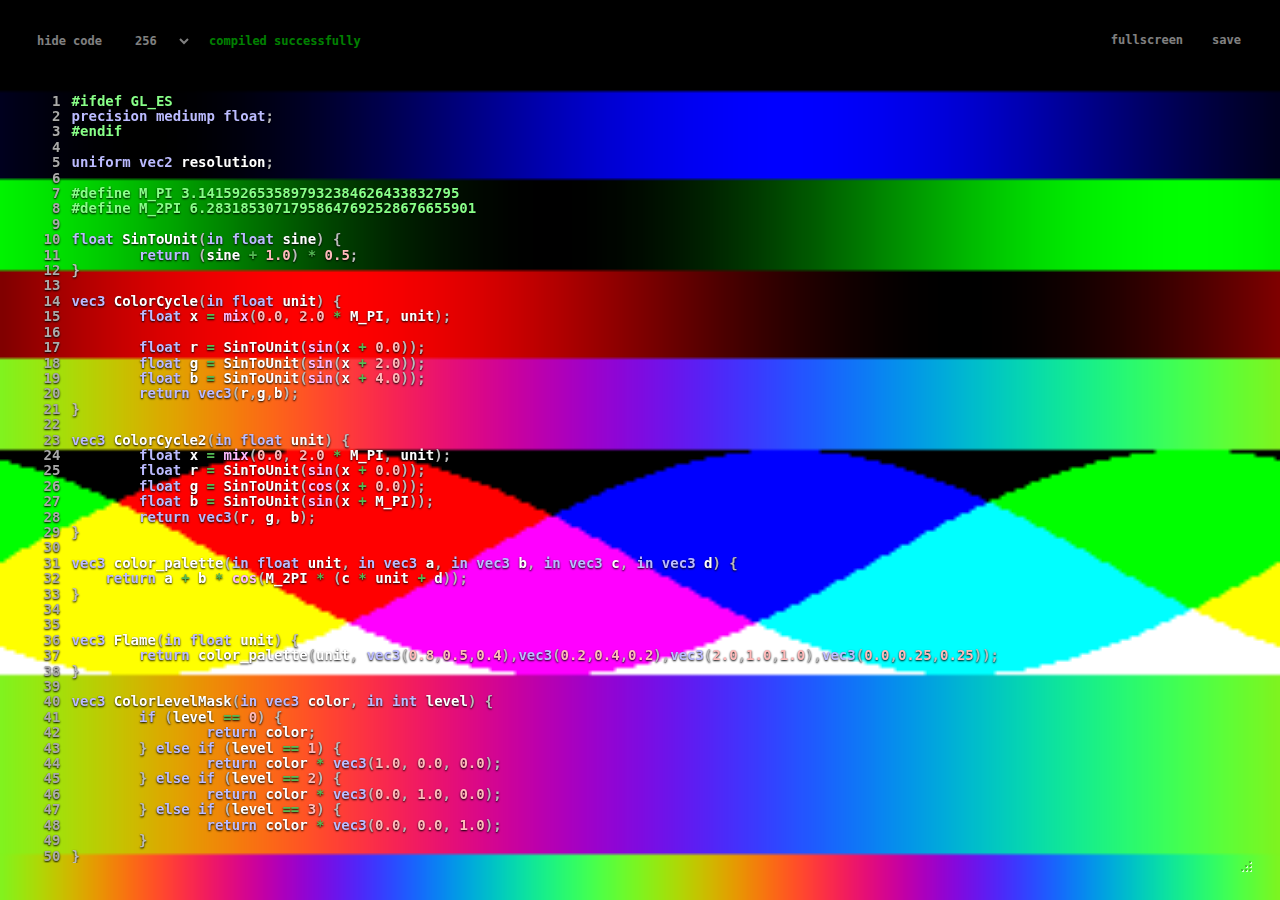
<file: glsl/e.html>
<!DOCTYPE html>
<html lang="en">
	<head>
		<title>GLSL Sandbox</title>
		<meta charset="utf-8">
		<meta http-equiv="X-UA-Compatible" content="IE=Edge,chrome=1">
		<style>

			body {

				background-color: #000000;
				margin: 0;
				padding: 0;
				overflow: hidden;

			}

			button, select, a, a:visited {

				padding: 8px 12px 8px 12px;

				border: none;
				border-radius: 5px;
				margin-right: 5px;

				color: #ffffff;
				background-color: #000000;
				opacity: 0.5;

				font-family: Monospace;
				font-size: 12px;
				font-weight: bold;

				cursor: pointer;
				text-decoration: none;

			}

			button:hover, select:hover, a:hover {

				opacity: 1;
				box-shadow: 0 0 4px #FFF;

			}

			option {

				color: #ffffff;
				background-color: #000000;

			}

		</style>
	</head>
	<body>

		<link rel="stylesheet" href="css/codemirror.css">
		<link rel="stylesheet" href="css/default.css">

		<script src='js/jquery.js'></script>
		<script src='js/helpers.js'></script>
		<script src="js/codemirror.js"></script>
		<script src="js/glsl.js"></script>

		<script id="example" type="x-shader/x-fragment">#ifdef GL_ES
precision mediump float;
#endif

uniform vec2 resolution;

#define M_PI 3.1415926535897932384626433832795
#define M_2PI 6.28318530717958647692528676655901

float SinToUnit(in float sine) {
	return (sine + 1.0) * 0.5;
}

vec3 ColorCycle(in float unit) {
	float x = mix(0.0, 2.0 * M_PI, unit);
		
	float r = SinToUnit(sin(x + 0.0));
	float g = SinToUnit(sin(x + 2.0));
	float b = SinToUnit(sin(x + 4.0));
	return vec3(r,g,b);
}

vec3 ColorCycle2(in float unit) {
	float x = mix(0.0, 2.0 * M_PI, unit);
	float r = SinToUnit(sin(x + 0.0));
	float g = SinToUnit(cos(x + 0.0));
	float b = SinToUnit(sin(x + M_PI));
	return vec3(r, g, b);
}

vec3 color_palette(in float unit, in vec3 a, in vec3 b, in vec3 c, in vec3 d) {
    return a + b * cos(M_2PI * (c * unit + d));
}


vec3 Flame(in float unit) {
	return color_palette(unit, vec3(0.8,0.5,0.4),vec3(0.2,0.4,0.2),vec3(2.0,1.0,1.0),vec3(0.0,0.25,0.25));
}

vec3 ColorLevelMask(in vec3 color, in int level) {
	if (level == 0) {
		return color;
	} else if (level == 1) {
		return color * vec3(1.0, 0.0, 0.0);
	} else if (level == 2) {
		return color * vec3(0.0, 1.0, 0.0);
	} else if (level == 3) {
		return color * vec3(0.0, 0.0, 1.0);
	}
}

vec2 InverseMix(in vec2 a, in vec2 b, in vec2 x) {
	return (x - a) / (b - a);
}

vec3 ColorPlot(in vec3 color, in vec2 position) {
	return step(vec3(position.y), color);
}

#define COLOR_FUNCTION ColorCycle

vec3 ColorMapDebug(in vec2 position) {
	float TOP = 0.5;
	float BOTTOM = 0.25;
	float CONTINUITY = 0.05;
	if (position.y > TOP) {
		return ColorLevelMask(COLOR_FUNCTION(position.x), int((position.y - TOP) * 2.0 * 5.0));
	} else if (position.y > BOTTOM) {
		vec2 sub_position = InverseMix(vec2(0.0, BOTTOM), vec2(1.0, TOP), position);
		vec3 plot = ColorPlot(COLOR_FUNCTION(sub_position.x), sub_position);
		return plot;
	} else if (position.y > CONTINUITY) {
		return COLOR_FUNCTION(fract(position.x));
	} else {
		return COLOR_FUNCTION(fract(position.x * 2.0));
	}
}

void main( void ) {
	vec2 position = vec2(gl_FragCoord.xy / resolution.xy);

	gl_FragColor = vec4(ColorMapDebug(position), 1.0);
}
</script>

		<script id="fragmentShader" type="x-shader/x-fragment">

			#ifdef GL_ES
			precision mediump float;
			#endif

			uniform vec2 resolution;
			uniform sampler2D texture;

			void main() {

				vec2 uv = gl_FragCoord.xy / resolution.xy;
				gl_FragColor = texture2D( texture, uv );

			}

		</script>

		<script id="vertexShader" type="x-shader/x-vertex">
			attribute vec3 position;

			void main() {
				gl_Position = vec4( position, 1.0 );

			}

		</script>

		<script id="surfaceVertexShader" type="x-shader/x-vertex">
			attribute vec3 position;

			void main() {
				gl_Position = vec4( position, 1.0 );
			}

		</script>

		<script>

			initialize_helper();

			var compressor=initialize_compressor();

			if ( !window.requestAnimationFrame ) {

				window.requestAnimationFrame = ( function() {

					return window.webkitRequestAnimationFrame ||
						window.mozRequestAnimationFrame ||
						window.oRequestAnimationFrame ||
						window.msRequestAnimationFrame ||
						function ( callback, element ) {

							window.setTimeout( callback, 1000 / 60 );

						};

				} )();

			}

			// Get older browsers safely through init code, so users can read the
			// message about how to download newer browsers.
			if (!Date.now) {
				Date.now = function() {
					return +new Date();
				};
			}

			// Greetings to Iq/RGBA! ;)

			var quality = 256, quality_levels = [ 32, 64, 128, 256, 512, 1024, 2048 ];
			var toolbar, compileButton, fullscreenButton, compileTimer, errorLines = [];
			var code, canvas, gl, buffer, currentProgram, vertexPosition, screenVertexPosition, panButton,
			parameters = { startTime: Date.now(), time: 0, mouseX: 0.5, mouseY: 0.5, screenWidth: 0, screenHeight: 0 },
			surface = { centerX: 0, centerY: 0, width: 1, height: 1, isPanning: false, isZooming: false, lastX: 0, lastY: 0 },
			frontTarget, backTarget, screenProgram, getWebGL, resizer = {}, compileOnChangeCode = true;

			init();
			if (gl) { animate(); }

			function init() {

				if (!document.addEventListener) {
					document.location = 'http://get.webgl.org/';
					return;
				}

				canvas = document.createElement( 'canvas' );
				canvas.style.display = 'block';
				document.body.appendChild( canvas );

				toolbar = document.createElement( 'div' );
				toolbar.style.position = 'absolute';
				toolbar.style.top = '25px';
				toolbar.style.left = '25px';
				document.body.appendChild( toolbar );

				var rightside = document.createElement( 'div' );
				rightside.style.cssFloat = 'right';
				toolbar.appendChild( rightside );

				panButton = document.createElement( 'button' );
				panButton.textContent = 'pan/zoom';
				panButton.style.cursor = 'move';
				panButton.style.display = 'none';
				panButton.title = "Pan: left-drag, Zoom: right-drag. Use 'hide code' for a large pan/zoom area.";
				rightside.appendChild( panButton );

				fullscreenButton = document.createElement( 'button' );
				fullscreenButton.textContent = 'fullscreen';
				fullscreenButton.title = 'Press F11 to enter or leave fullscreen mode';
				fullscreenButton.addEventListener( 'click', function ( event ) {

					if (document.body.requestFullScreen) {
						document.body.requestFullScreen();
					} else if (document.body.mozRequestFullScreen) {
						document.body.mozRequestFullScreen();
					} else if (document.body.webkitRequestFullScreen) {
						document.body.webkitRequestFullScreen( Element.ALLOW_KEYBOARD_INPUT );
					}

				}, false );

				rightside.appendChild( fullscreenButton );

				var button = document.createElement( 'a' );
				button.textContent = 'save';
				button.addEventListener( 'click', function ( event ) {
					var dt = canvas.toDataURL('image/png');
					this.href = dt;
				}, false );
				rightside.appendChild( button );

				var button = document.createElement( 'button' );
				button.textContent = 'hide code';
				button.addEventListener( 'click', function ( event ) {

					if ( isCodeVisible() ) {

						button.textContent = 'show code';
						code.getWrapperElement().style.display = 'none';
						compileButton.style.visibility = 'hidden';
						set_save_button('hidden');
						set_parent_button('hidden');
						stopHideUI();

					} else {

						button.textContent = 'hide code';
						code.getWrapperElement().style.display = '';
						compileButton.style.visibility = 'visible';
						set_save_button('visible');
						set_parent_button('visible');

					}

				}, false );
				toolbar.appendChild( button );

				var select = document.createElement( 'select' );

				for ( var i = 0; i < quality_levels.length; i ++ ) {
					var option = document.createElement( 'option' );
					option.textContent = quality_levels[ i ];
					if ( quality_levels[ i ] == quality ) option.selected = true;
					select.appendChild( option );
				}

				select.addEventListener( 'change', function ( event ) {
					quality = quality_levels[ event.target.selectedIndex ];
					onWindowResize();
				}, false );

				toolbar.appendChild( select );

				compileButton = document.createElement( 'button' );
				compileButton.textContent = 'compile';
				compileButton.addEventListener( 'click', function ( event ) {

					compileScreenProgram();

				}, false );
				toolbar.appendChild( compileButton );

				// from helper.js
				add_server_buttons();

				// Initialise WebGL

				try {

					gl = canvas.getContext( 'experimental-webgl', { preserveDrawingBuffer: true } );

				} catch( error ) { }

				if ( !gl ) {

					alert("WebGL not supported, but code will be shown.");

				} else {
					
					// enable dFdx, dFdy, fwidth
					gl.getExtension('OES_standard_derivatives');

					// Create vertex buffer (2 triangles)

					buffer = gl.createBuffer();
					gl.bindBuffer( gl.ARRAY_BUFFER, buffer );
					gl.bufferData( gl.ARRAY_BUFFER, new Float32Array( [ - 1.0, - 1.0, 1.0, - 1.0, - 1.0, 1.0, 1.0, - 1.0, 1.0, 1.0, - 1.0, 1.0 ] ), gl.STATIC_DRAW );

					// Create surface buffer (coordinates at screen corners)

					surface.buffer = gl.createBuffer();
				}

				// initialize code editor
				code = CodeMirror(document.body, {
					lineNumbers: true,
					matchBrackets: true,
					indentWithTabs: true,
					tabSize: 8,
					indentUnit: 8,
					mode: "text/x-glsl",
					onChange: function () {
						if (compileOnChangeCode) {
							clearTimeout(compileTimer);
							compileTimer = setTimeout(compile, 500);
						}
					}
				});
				code.getWrapperElement().style.display = '';

				resizer.offsetMouseX = 0;
				resizer.offsetMouseY = 0;
				resizer.isResizing = false;
				resizer.currentWidth = 100;
				resizer.currentHeight = 100;
				resizer.minWidth = 100;
				resizer.minHeight = 100;
				resizer.maxWidth = 100;
				resizer.maxHeight = 100;
				resizer.element = document.createElement( 'div' );
				resizer.element.className = 'resizer';
				code.getWrapperElement().appendChild(resizer.element);

				resizer.element.addEventListener( 'mousedown', function ( event ) {
					if (event.button !== 2) {
						resizer.offsetMouseX = event.clientX - resizer.currentWidth;
						resizer.offsetMouseY = event.clientY - resizer.currentHeight;
						resizer.isResizing = true;
						event.preventDefault();
					}
				}, false );
				
				if (gl) {

					var surfaceMouseDown = function ( event ) {

						if (event.shiftKey) {
							resetSurface();
						}

						if (event.button === 0) {
							surface.isPanning = true;
							document.body.style.cursor = 'move';
						} else {
							surface.isZooming = true;
							document.body.style.cursor = 'se-resize';
							panButton.style.cursor = 'se-resize';
						}

						surface.lastX = event.clientX;
						surface.lastY = event.clientY;
						event.preventDefault();

					};

					var noContextMenu = function ( event ) {

						event.preventDefault();

					};

					canvas.addEventListener( 'mousedown', surfaceMouseDown, false );
					panButton.addEventListener( 'mousedown', surfaceMouseDown, false );

					canvas.addEventListener( 'contextmenu', noContextMenu, false);
					panButton.addEventListener( 'contextmenu', noContextMenu, false);
				}
				
				var clientXLast, clientYLast;

				document.addEventListener( 'mousemove', function ( event ) {

					var clientX = event.clientX;
					var clientY = event.clientY;

					if (clientXLast == clientX && clientYLast == clientY)
						return;

					clientXLast = clientX;
					clientYLast = clientY;

					stopHideUI();

					var codeElement, dx, dy;
					
					parameters.mouseX = clientX / window.innerWidth;
					parameters.mouseY = 1 - clientY / window.innerHeight;
						
					if (resizer.isResizing) {

						resizer.currentWidth = Math.max(Math.min(clientX - resizer.offsetMouseX, resizer.maxWidth), resizer.minWidth);
						resizer.currentHeight = Math.max(Math.min(clientY - resizer.offsetMouseY, resizer.maxHeight), resizer.minWidth);
						codeElement = code.getWrapperElement();
						codeElement.style.width = resizer.currentWidth + 'px';
						codeElement.style.height = resizer.currentHeight + 'px';
						code.refresh();
						event.preventDefault();

					} else if (surface.isPanning) {

						dx = clientX - surface.lastX;
						dy = clientY - surface.lastY;
						surface.centerX -= dx * surface.width / window.innerWidth;
						surface.centerY += dy * surface.height / window.innerHeight;
						surface.lastX = clientX;
						surface.lastY = clientY;
						computeSurfaceCorners();
						event.preventDefault();

					} else if (surface.isZooming) {

						dx = clientX - surface.lastX;
						dy = clientY - surface.lastY;
						surface.height *= Math.pow(0.997, dx + dy);
						surface.lastX = clientX;
						surface.lastY = clientY;
						computeSurfaceCorners();
						event.preventDefault();

					}
				}, false );

				function settleDown ( event ) {
					resizer.isResizing = surface.isPanning = surface.isZooming = false;
					document.body.style.cursor = 'default';
					panButton.style.cursor = 'move';
				}

				function mouseLeave(event) {
					settleDown(event);

					if (!isCodeVisible())
						startHideUITimer();
				}

				document.addEventListener( 'mouseup', settleDown, false );
				document.addEventListener( 'mouseleave', mouseLeave, false );

				onWindowResize();
				window.addEventListener( 'resize', onWindowResize, false );
				load_url_code();

				compileScreenProgram();

			}

			function isCodeVisible() {
				return code && code.getWrapperElement().style.display !== 'none';
			}

			var hideUITimer;
			var isUIHidden = false;

			function startHideUITimer () {

				stopHideUITimer();
				if (!isUIHidden && !isCodeVisible())
					hideUITimer = window.setTimeout(onHideUITimer, 1000 * 5 );

				function onHideUITimer() {

					stopHideUITimer();
					if (!isUIHidden && !isCodeVisible()) {

						isUIHidden = true;
						toolbar.style.display = 'none';
						document.body.style.cursor = 'none';
					}
				}

				function stopHideUITimer () {

					if (hideUITimer) {

						window.clearTimeout(hideUITimer);
						hideUITimer = 0;
					}
				}
			}

			function stopHideUI () {

				if (isUIHidden) {

					isUIHidden = false;
					toolbar.style.display = '';
					document.body.style.cursor = '';
				}
				startHideUITimer();
			}

			function resetSurface() {
				surface.centerX = surface.centerY = 0;
				surface.height = 1;
			}

			function compile() {
				if (!gl) {
				
					if (!getWebGL) {
					
						getWebGL = true;
						compileButton.addEventListener( 'click', function ( event ) {

							document.location = 'http://get.webgl.org/';

						}, false );
						compileButton.title = 'http://get.webgl.org/';
						compileButton.style.color = '#ff0000';
						compileButton.textContent = 'WebGL not supported!';
						set_save_button('hidden');
						
					}
					return;
					
				}

				var program = gl.createProgram();
				var fragment = code.getValue();
				var vertex = document.getElementById( 'vertexShader' ).textContent;

				var vs = createShader( vertex, gl.VERTEX_SHADER );
				var fs = createShader( fragment, gl.FRAGMENT_SHADER );

				if ( vs == null || fs == null ) return null;

				gl.attachShader( program, vs );
				gl.attachShader( program, fs );

				gl.deleteShader( vs );
				gl.deleteShader( fs );

				gl.linkProgram( program );

				if ( !gl.getProgramParameter( program, gl.LINK_STATUS ) ) {

					var error = gl.getProgramInfoLog( program );

					compileButton.title = error;
					console.error( error );

					console.error( 'VALIDATE_STATUS: ' + gl.getProgramParameter( program, gl.VALIDATE_STATUS ), 'ERROR: ' + gl.getError() );
					compileButton.style.color = '#ff0000';
					compileButton.textContent = 'compiled with errors';

					set_save_button('hidden');

					return;

				}

				if ( currentProgram ) {

					gl.deleteProgram( currentProgram );
					setURL( fragment );

				}

				currentProgram = program;

				compileButton.style.color = '#00ff00';
				compileButton.textContent = 'compiled successfully';

				set_save_button('visible');

				panButton.style.display = (fragment.indexOf('varying vec2 surfacePosition;') >= 0) ? 'inline' : 'none';

				// Cache uniforms

				cacheUniformLocation( program, 'time' );
				cacheUniformLocation( program, 'mouse' );
				cacheUniformLocation( program, 'resolution' );
				cacheUniformLocation( program, 'backbuffer' );
				cacheUniformLocation( program, 'surfaceSize' );

				// Load program into GPU

				gl.useProgram( currentProgram );

				// Set up buffers
				vertexPosition = gl.getAttribLocation(currentProgram, "position");
				gl.enableVertexAttribArray( vertexPosition );

			}

			function compileScreenProgram() {
			
				if (!gl) { return; }

				var program = gl.createProgram();
				var fragment = document.getElementById( 'fragmentShader' ).textContent;
				var vertex = document.getElementById( 'vertexShader' ).textContent;

				var vs = createShader( vertex, gl.VERTEX_SHADER );
				var fs = createShader( fragment, gl.FRAGMENT_SHADER );

				gl.attachShader( program, vs );
				gl.attachShader( program, fs );

				gl.deleteShader( vs );
				gl.deleteShader( fs );

				gl.linkProgram( program );

				if ( !gl.getProgramParameter( program, gl.LINK_STATUS ) ) {

					console.error( 'VALIDATE_STATUS: ' + gl.getProgramParameter( program, gl.VALIDATE_STATUS ), 'ERROR: ' + gl.getError() );

					return;

				}

				screenProgram = program;

				gl.useProgram( screenProgram );

				cacheUniformLocation( program, 'resolution' );
				cacheUniformLocation( program, 'texture' );

				screenVertexPosition = gl.getAttribLocation(screenProgram, "position");
				gl.enableVertexAttribArray( screenVertexPosition );

			}

			function cacheUniformLocation( program, label ) {

				if ( program.uniformsCache === undefined ) {

					program.uniformsCache = {};

				}

				program.uniformsCache[ label ] = gl.getUniformLocation( program, label );

			}

			//

			function createTarget( width, height ) {

				var target = {};

				target.framebuffer = gl.createFramebuffer();
				target.renderbuffer = gl.createRenderbuffer();
				target.texture = gl.createTexture();

				// set up framebuffer

				gl.bindTexture( gl.TEXTURE_2D, target.texture );
				gl.texImage2D( gl.TEXTURE_2D, 0, gl.RGBA, width, height, 0, gl.RGBA, gl.UNSIGNED_BYTE, null );

				gl.texParameteri( gl.TEXTURE_2D, gl.TEXTURE_WRAP_S, gl.CLAMP_TO_EDGE );
				gl.texParameteri( gl.TEXTURE_2D, gl.TEXTURE_WRAP_T, gl.CLAMP_TO_EDGE );

				gl.texParameteri( gl.TEXTURE_2D, gl.TEXTURE_MAG_FILTER, gl.NEAREST );
				gl.texParameteri( gl.TEXTURE_2D, gl.TEXTURE_MIN_FILTER, gl.NEAREST );

				gl.bindFramebuffer( gl.FRAMEBUFFER, target.framebuffer );
				gl.framebufferTexture2D( gl.FRAMEBUFFER, gl.COLOR_ATTACHMENT0, gl.TEXTURE_2D, target.texture, 0 );

				// set up renderbuffer

				gl.bindRenderbuffer( gl.RENDERBUFFER, target.renderbuffer );

				gl.renderbufferStorage( gl.RENDERBUFFER, gl.DEPTH_COMPONENT16, width, height );
				gl.framebufferRenderbuffer( gl.FRAMEBUFFER, gl.DEPTH_ATTACHMENT, gl.RENDERBUFFER, target.renderbuffer );

				// clean up

				gl.bindTexture( gl.TEXTURE_2D, null );
				gl.bindRenderbuffer( gl.RENDERBUFFER, null );
				gl.bindFramebuffer( gl.FRAMEBUFFER, null);

				return target;

			}

			function createRenderTargets() {

				frontTarget = createTarget( parameters.screenWidth, parameters.screenHeight );
				backTarget = createTarget( parameters.screenWidth, parameters.screenHeight );

			}

			//

			var dummyFunction = function() {};


			//
			
			function htmlEncode(str){

				return String(str)
					.replace(/&/g, '&amp;')
					.replace(/"/g, '&quot;')
					.replace(/'/g, '&#39;')
					.replace(/</g, '&lt;')
					.replace(/>/g, '&gt;');

			}

			//

			function createShader( src, type ) {
			
				var shader = gl.createShader( type );
				var line, lineNum, lineError, index = 0, indexEnd;

				while (errorLines.length > 0) {
					line = errorLines.pop();
					code.setLineClass(line, null);
					code.clearMarker(line);
				}

				gl.shaderSource( shader, src );
				gl.compileShader( shader );

				compileButton.title = '';

				if ( !gl.getShaderParameter( shader, gl.COMPILE_STATUS ) ) {

					var error = gl.getShaderInfoLog( shader );
					
					// Remove trailing linefeed, for FireFox's benefit.
					while ((error.length > 1) && (error.charCodeAt(error.length - 1) < 32)) {
						error = error.substring(0, error.length - 1);
					}

					compileButton.title = error;
					console.error( error );

					compileButton.style.color = '#ff0000';
					compileButton.textContent = 'compiled with errors';

					set_save_button('hidden');

					while (index >= 0) {
						index = error.indexOf("ERROR: 0:", index);
						if (index < 0) { break; }
						index += 9;
						indexEnd = error.indexOf(':', index);
						if (indexEnd > index) {
							lineNum = parseInt(error.substring(index, indexEnd));
							if ((!isNaN(lineNum)) && (lineNum > 0)) {
								index = indexEnd + 1;
								indexEnd = error.indexOf("ERROR: 0:", index);
								lineError = htmlEncode((indexEnd > index) ? error.substring(index, indexEnd) : error.substring(index));
								line = code.setMarker(lineNum - 1, '<abbr title="' + lineError + '">' + lineNum + '</abbr>', "errorMarker");
								code.setLineClass(line, "errorLine");
								errorLines.push(line);
							}
						}
					}

					return null;

				}

				return shader;

			}

			//

			function onWindowResize( event ) {

				var isMaxWidth = ((resizer.currentWidth === resizer.maxWidth) || (resizer.currentWidth === resizer.minWidth)),
					isMaxHeight = ((resizer.currentHeight === resizer.maxHeight) || (resizer.currentHeight === resizer.minHeight));

				toolbar.style.width = window.innerWidth - 47 + 'px';

				resizer.isResizing = false;
				resizer.maxWidth = window.innerWidth - 75;
				resizer.maxHeight = window.innerHeight - 125;
				if (isMaxWidth || (resizer.currentWidth > resizer.maxWidth)) {
					resizer.currentWidth = resizer.maxWidth;
				}
				if (isMaxHeight || (resizer.currentHeight > resizer.maxHeight)) {
					resizer.currentHeight = resizer.maxHeight;
				}
				if (resizer.currentWidth < resizer.minWidth) { resizer.currentWidth = resizer.minWidth; }
				if (resizer.currentHeight < resizer.minHeight) { resizer.currentHeight = resizer.minHeight; }

				code.getWrapperElement().style.top = '75px';
				code.getWrapperElement().style.left = '25px';
				code.getWrapperElement().style.width = resizer.currentWidth + 'px';
				code.getWrapperElement().style.height = resizer.currentHeight + 'px';

				//ALTERNATIVE: canvas.width = Math.min(window.innerWidth, window.innerHeight) / quality;
				canvas.width = quality;
				canvas.height = quality;

				canvas.style.width = window.innerWidth + 'px';
				canvas.style.height = window.innerHeight + 'px';

				parameters.screenWidth = canvas.width;
				parameters.screenHeight = canvas.height;

				if (gl) {
				
					gl.viewport( 0, 0, canvas.width, canvas.height );

					createRenderTargets();
					
				}
			}

			//

			function animate() {

				requestAnimationFrame( animate );
				render();

			}

			function render() {

				if ( !currentProgram ) return;

				parameters.time = Date.now() - parameters.startTime;

				// Set uniforms for custom shader

				gl.useProgram( currentProgram );

				gl.uniform1f( currentProgram.uniformsCache[ 'time' ], parameters.time / 1000 );
				gl.uniform2f( currentProgram.uniformsCache[ 'mouse' ], parameters.mouseX, parameters.mouseY );
				gl.uniform2f( currentProgram.uniformsCache[ 'resolution' ], parameters.screenWidth, parameters.screenHeight );
				gl.uniform1i( currentProgram.uniformsCache[ 'backbuffer' ], 0 );
				gl.uniform2f( currentProgram.uniformsCache[ 'surfaceSize' ], surface.width, surface.height );

				gl.bindBuffer( gl.ARRAY_BUFFER, buffer );
				gl.vertexAttribPointer( vertexPosition, 2, gl.FLOAT, false, 0, 0 );

				gl.activeTexture( gl.TEXTURE0 );
				gl.bindTexture( gl.TEXTURE_2D, backTarget.texture );

				// Render custom shader to front buffer

				gl.bindFramebuffer( gl.FRAMEBUFFER, frontTarget.framebuffer );

				gl.clear( gl.COLOR_BUFFER_BIT | gl.DEPTH_BUFFER_BIT );
				gl.drawArrays( gl.TRIANGLES, 0, 6 );

				// Set uniforms for screen shader

				gl.useProgram( screenProgram );

				gl.uniform2f( screenProgram.uniformsCache[ 'resolution' ], parameters.screenWidth, parameters.screenHeight );
				gl.uniform1i( screenProgram.uniformsCache[ 'texture' ], 1 );

				gl.bindBuffer( gl.ARRAY_BUFFER, buffer );
				gl.vertexAttribPointer( screenVertexPosition, 2, gl.FLOAT, false, 0, 0 );
				
				gl.activeTexture( gl.TEXTURE1 );
				gl.bindTexture( gl.TEXTURE_2D, frontTarget.texture );

				// Render front buffer to screen

				gl.bindFramebuffer( gl.FRAMEBUFFER, null );

				gl.clear( gl.COLOR_BUFFER_BIT | gl.DEPTH_BUFFER_BIT );
				gl.drawArrays( gl.TRIANGLES, 0, 6 );

				// Swap buffers

				var tmp = frontTarget;
				frontTarget = backTarget;
				backTarget = tmp;

			}

		</script>

	</body>
</html>
</file>
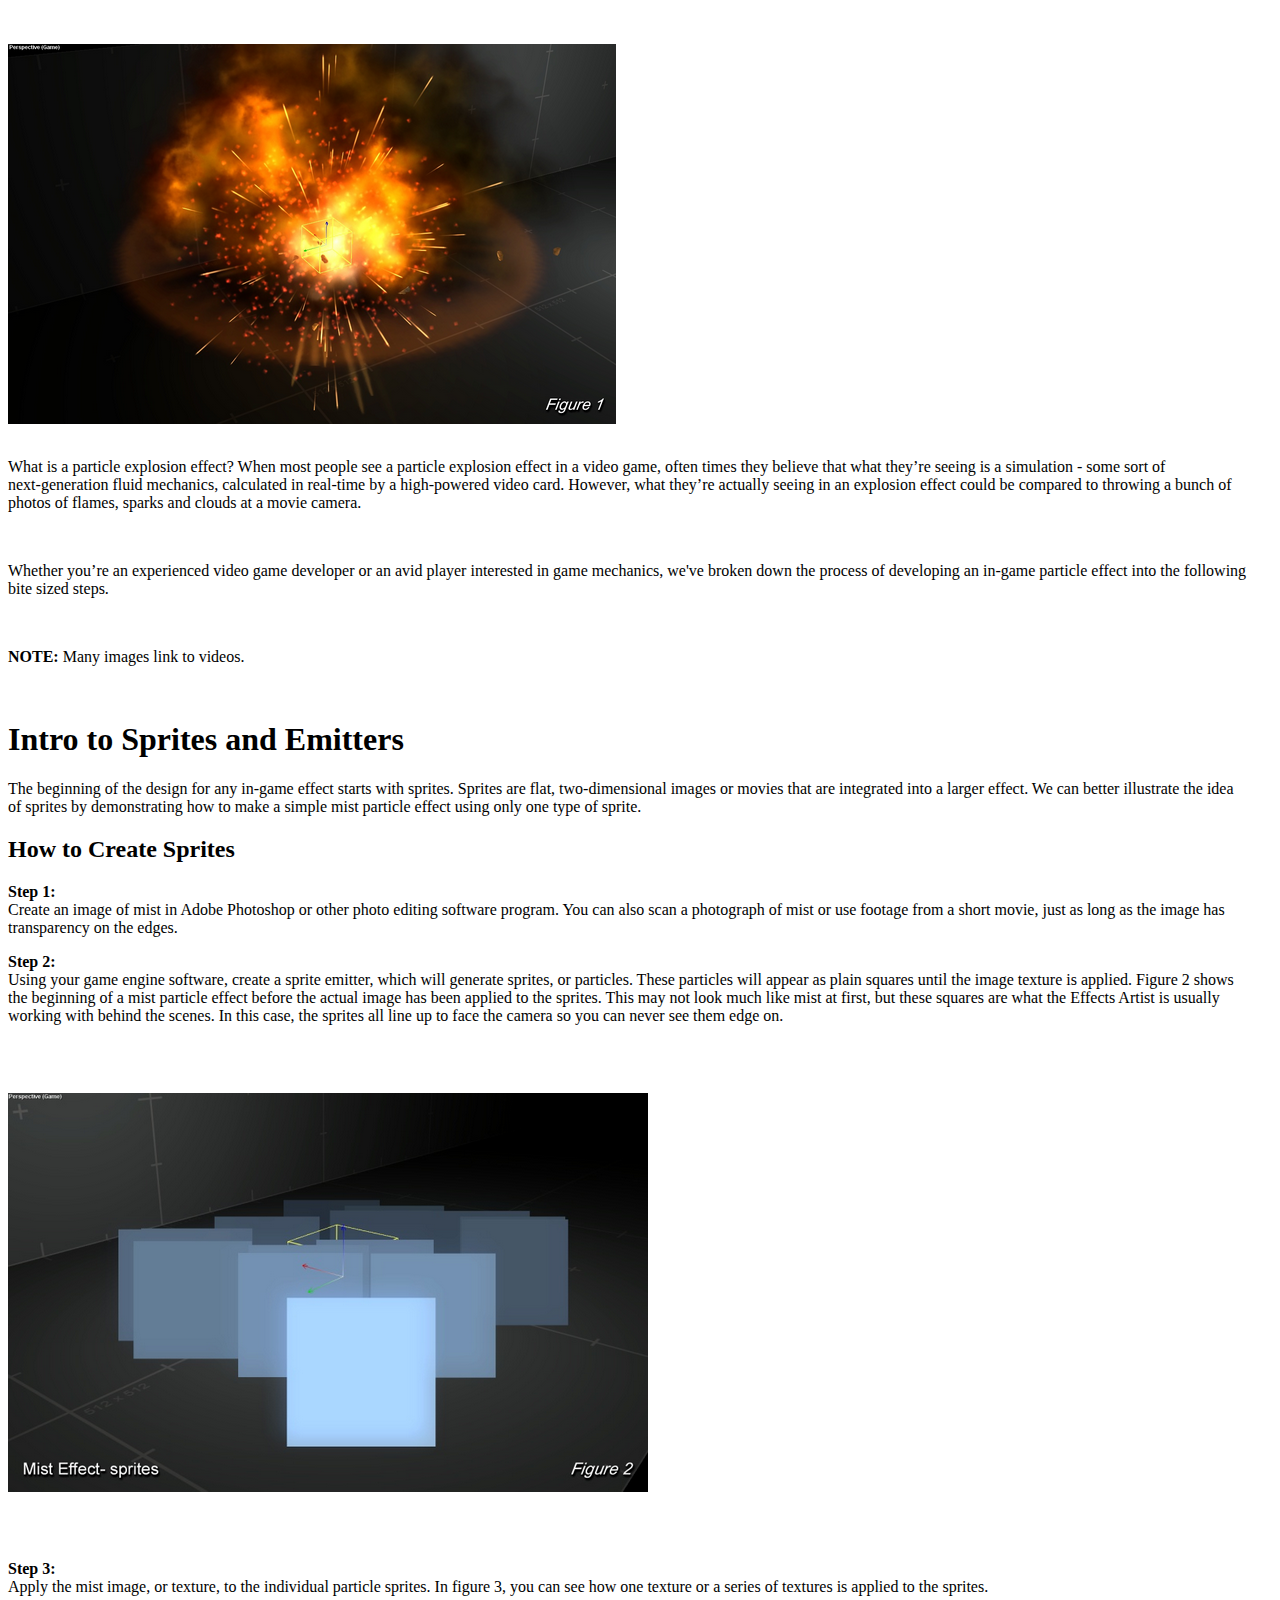
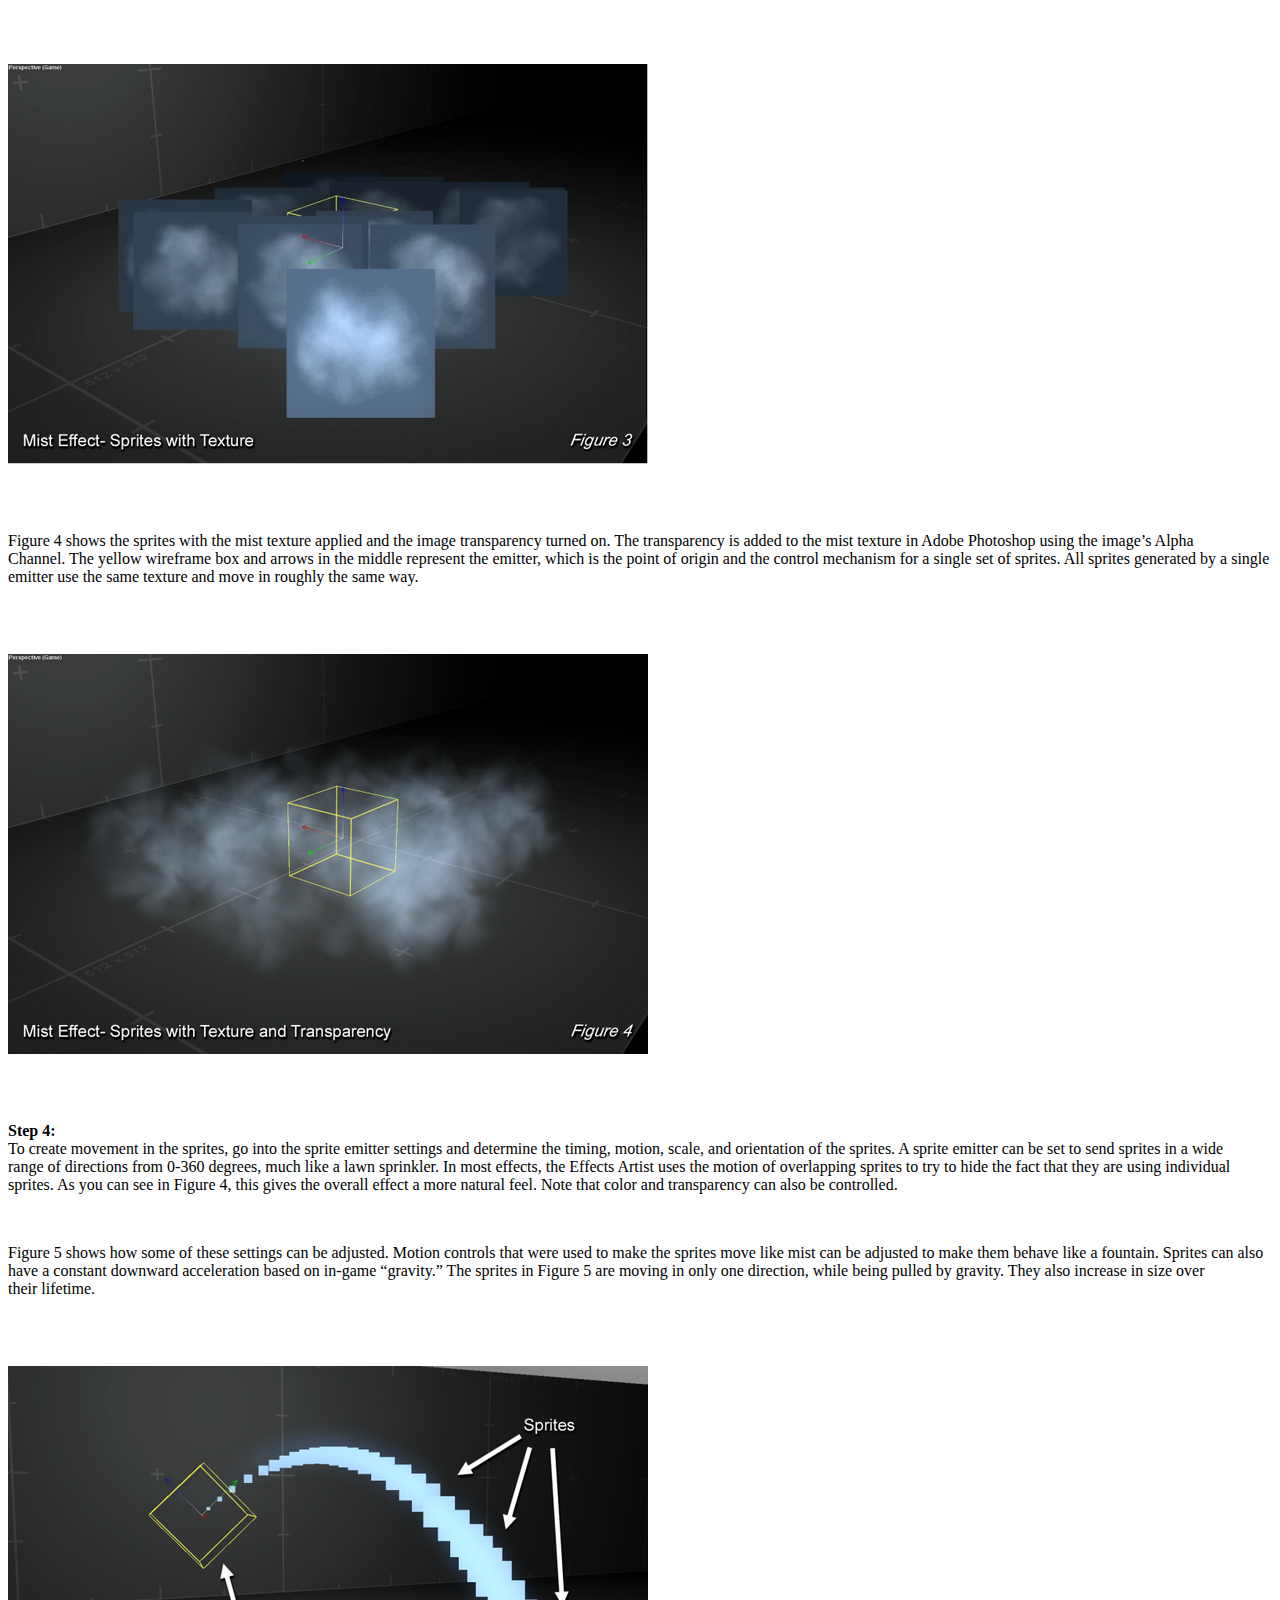
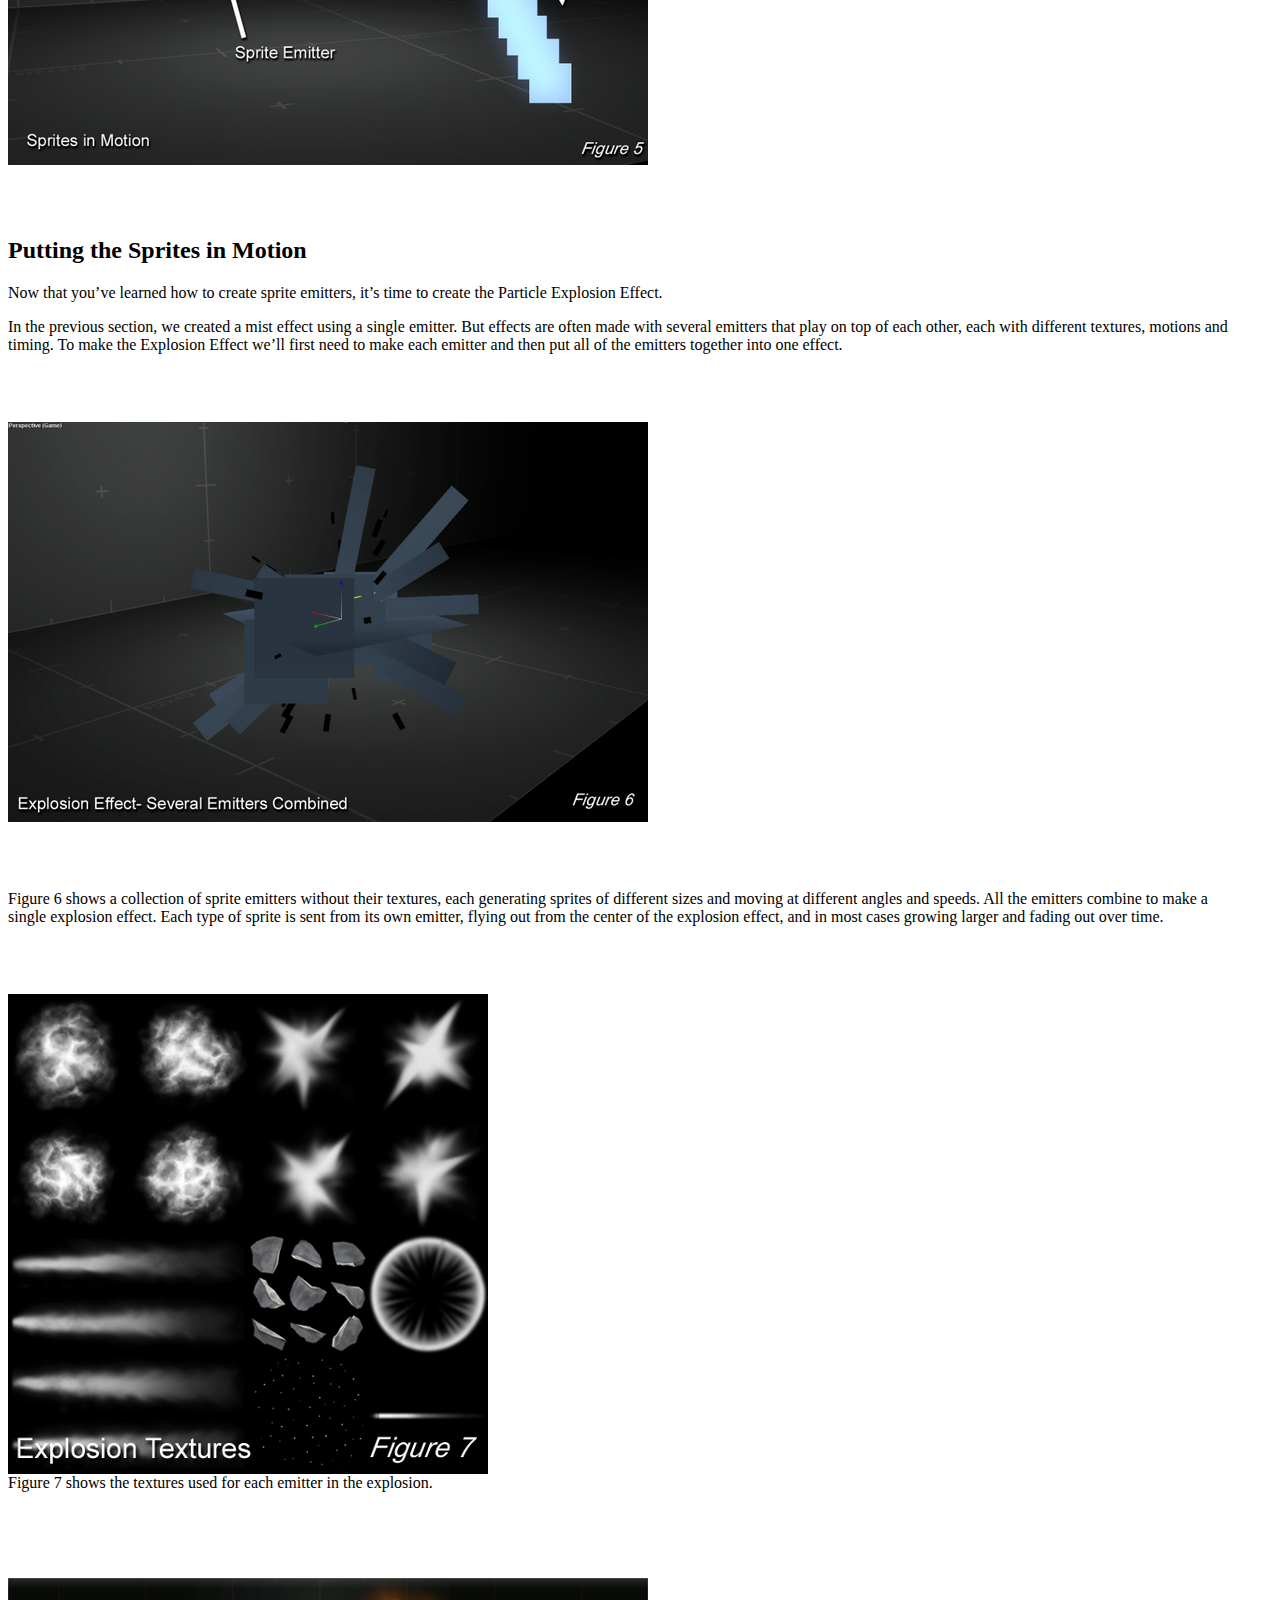
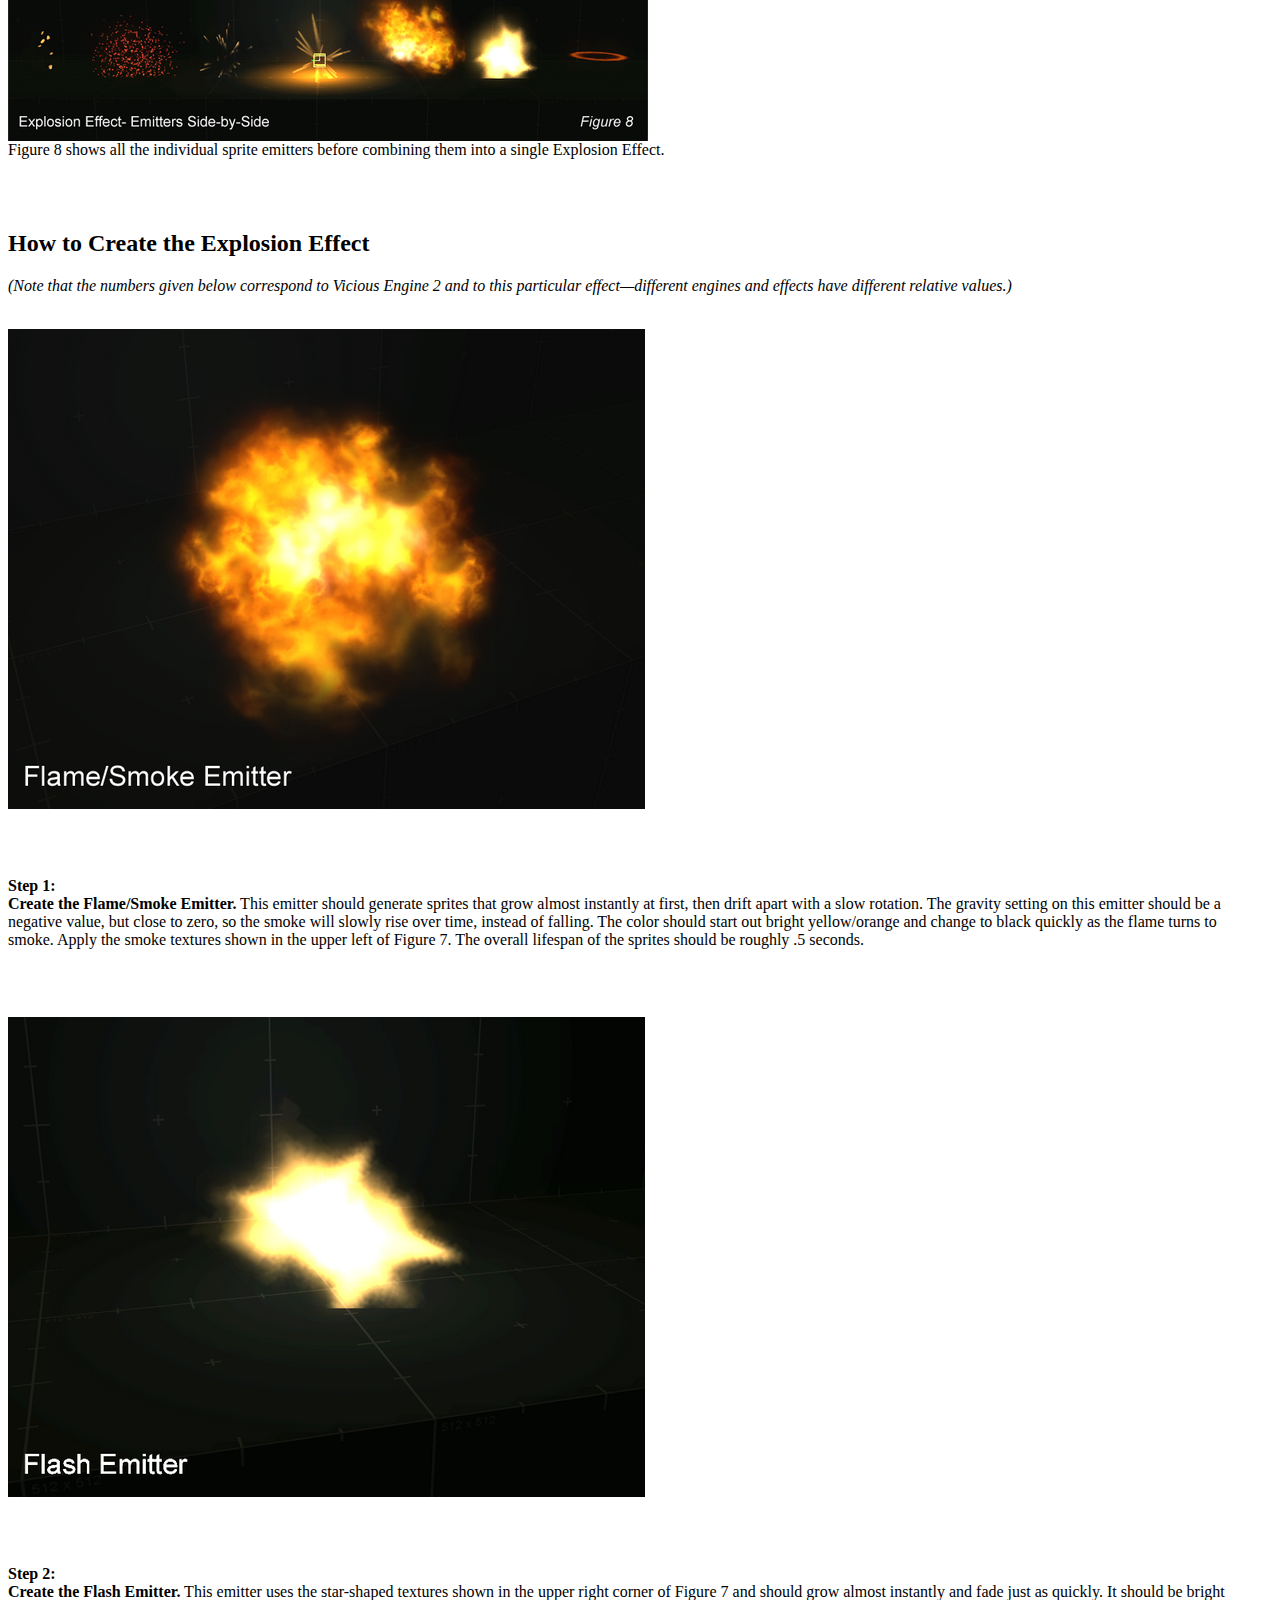
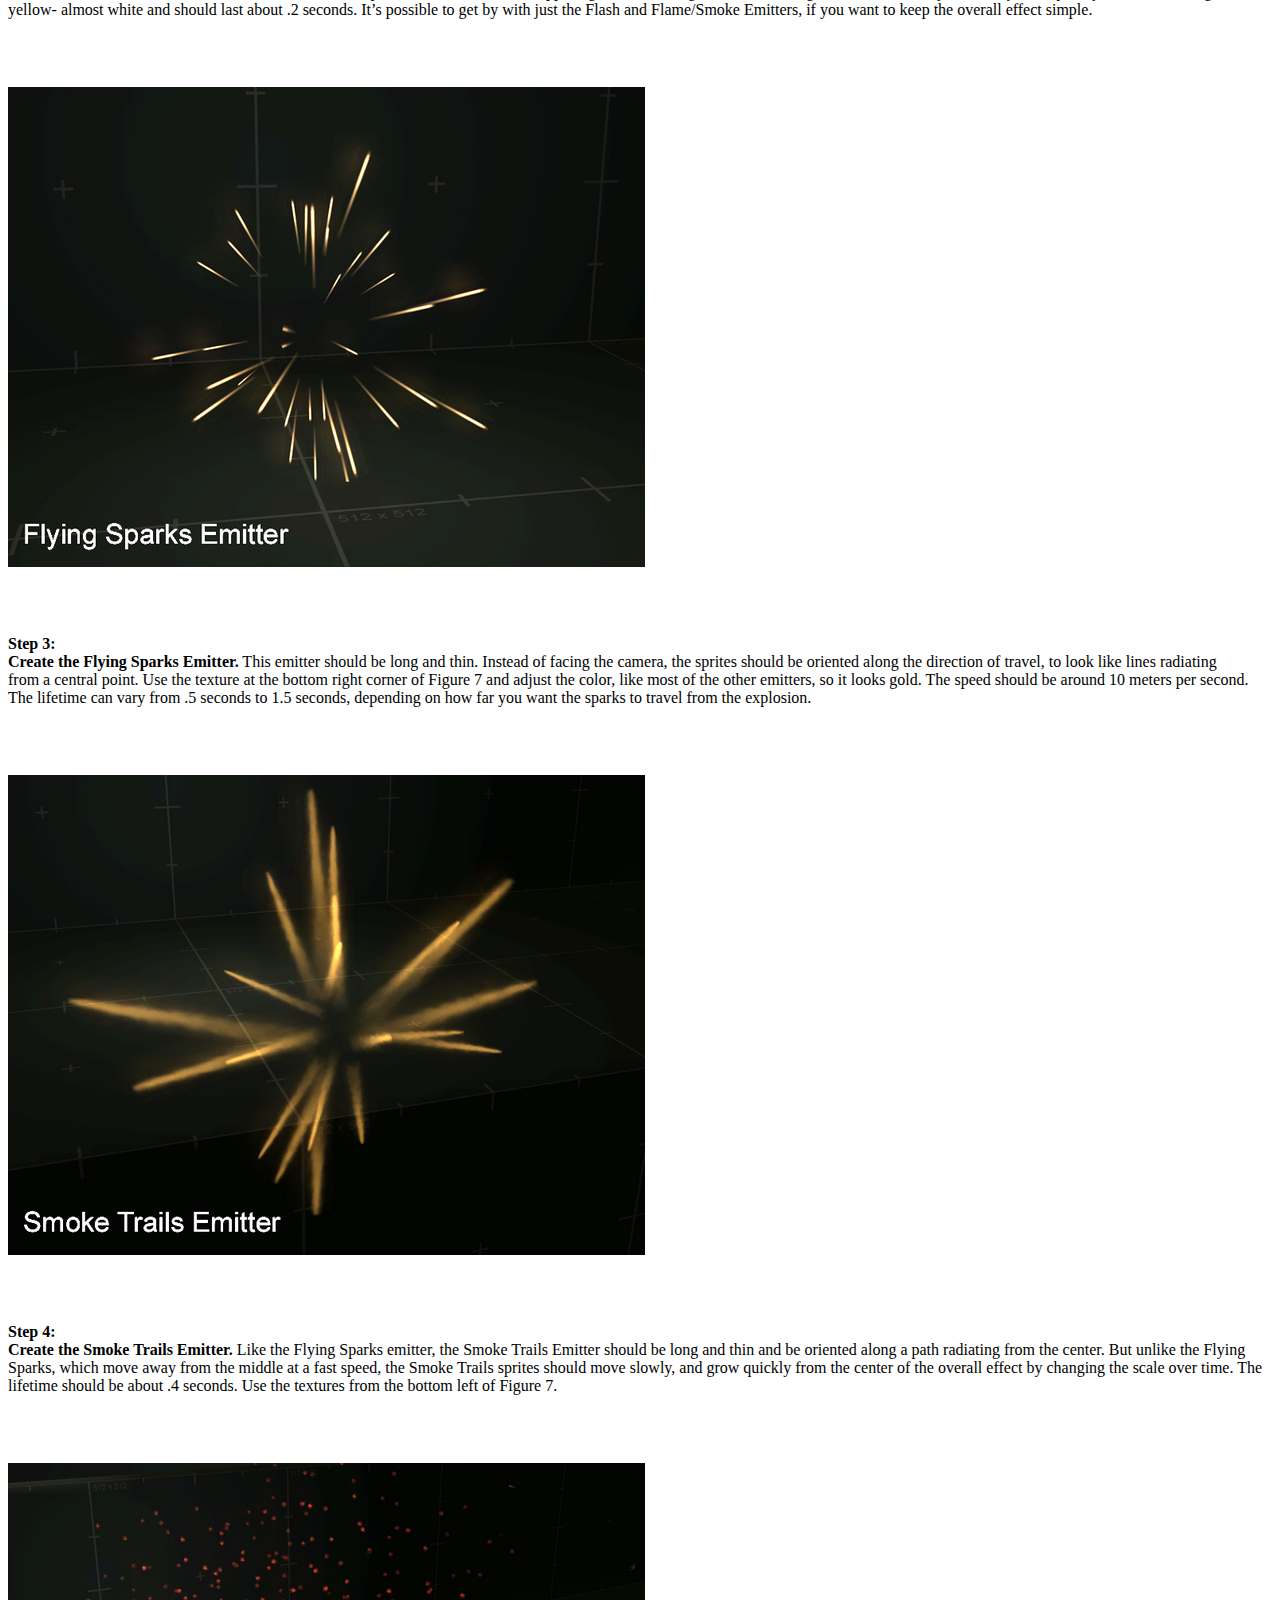
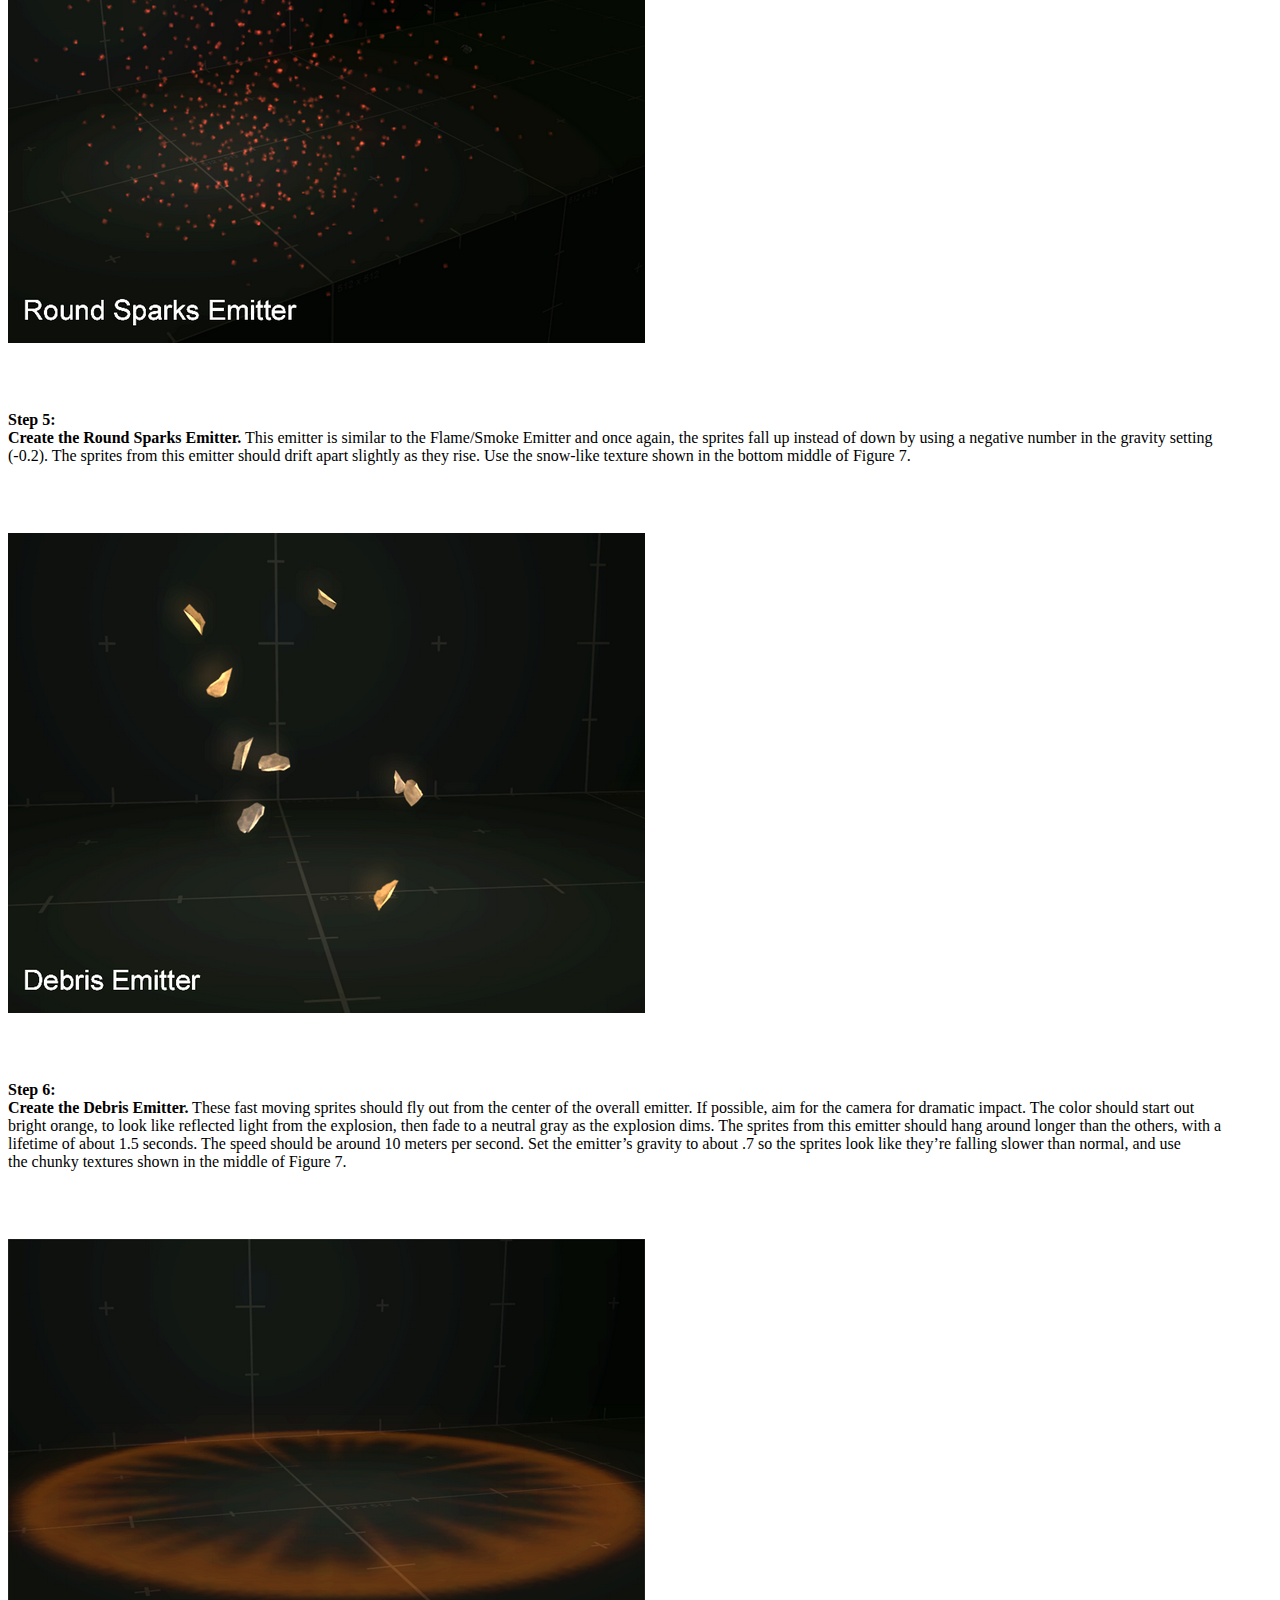
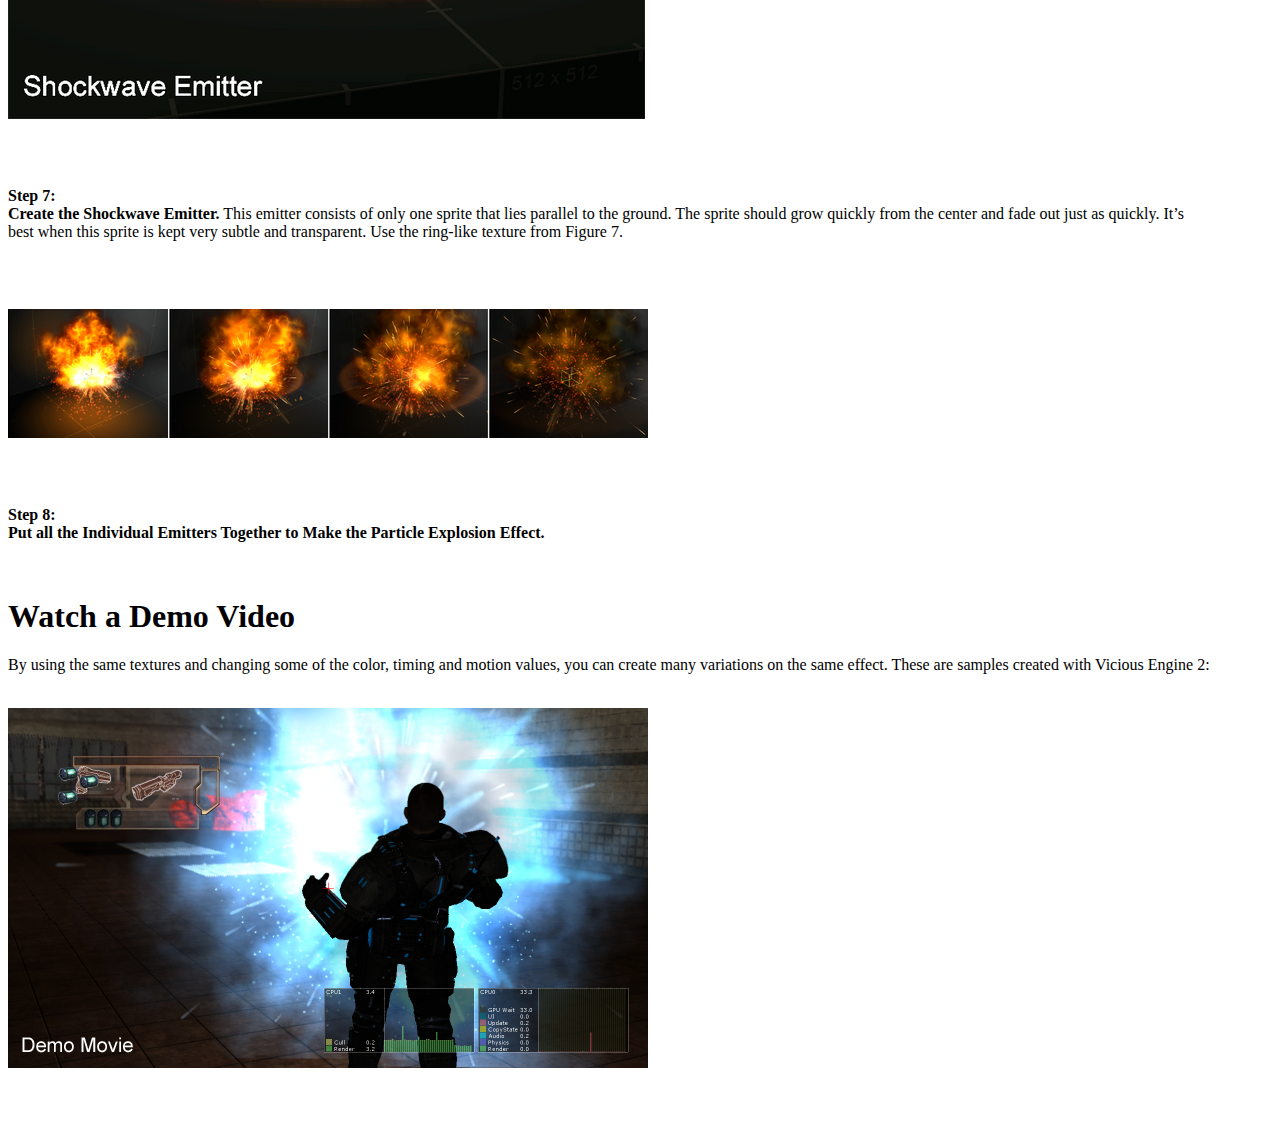
<file: assets/third_party/explosion.html>
<head>
<meta charset="UTF-8" />
</head>
<body>
	<div class="ipsType_textblock ipsPad">
		<br> <br>
		<div class="c1">
			<span rel="lightbox"><img class="bbc_img" src="./explosion_files/fig1.png"></span>
		</div>
		<br>
		<p>
			What is a particle explosion effect? When most people see a particle explosion effect in a video game, often times they believe that what they’re seeing is a simulation - some sort of<br> next-generation fluid mechanics, calculated in real-time by a high-powered video card. However, what they’re actually seeing in an explosion effect could be compared to throwing a bunch of<br> photos of flames, sparks and clouds at a movie camera.
		</p>
		<br>
		<p>
			Whether you’re an experienced video game developer or an avid player interested in game mechanics, we've broken down the process of developing an in-game particle effect into the following<br> bite sized steps.
		</p>
		<br>
		<p>
			<strong>NOTE:</strong> Many images link to videos.
		</p>
		<br>
		<h1>Intro to Sprites and Emitters</h1>
		The beginning of the design for any in-game effect starts with sprites. Sprites are flat, two-dimensional images or movies that are integrated into a larger effect. We can better illustrate the idea<br> of sprites by demonstrating how to make a simple mist particle effect using only one type of sprite.<br>
		<h2>How to Create Sprites</h2>
		<strong>Step 1:</strong><br> Create an image of mist in Adobe Photoshop or other photo editing software program. You can also scan a photograph of mist or use footage from a short movie, just as long as the image has<br> transparency on the edges.<br>
		<p>
			<strong>Step 2:</strong><br> Using your game engine software, create a sprite emitter, which will generate sprites, or particles. These particles will appear as plain squares until the image texture is applied. Figure 2 shows<br> the beginning of a mist particle effect before the actual image has been applied to the sprites. This may not look much like mist at first, but these squares are what the Effects Artist is usually<br> working with behind the scenes. In this case, the sprites all
			line up to face the camera so you can never see them edge on.
		</p>
		<br>
		<div class="c1">
			<br>
			<p>
				<span rel="lightbox"><img class="bbc_img" src="./explosion_files/fig2.png"></span>
			</p>
			<br>
		</div>
		<br>
		<p>
			<strong>Step 3:</strong><br> Apply the mist image, or texture, to the individual particle sprites. In figure 3, you can see how one texture or a series of textures is applied to the sprites.
		</p>
		<br>
		<div class="c1">
			<br>
			<p>
				<span rel="lightbox"><img class="bbc_img" src="./explosion_files/fig3.png"></span>
			</p>
			<br>
		</div>
		<br>
		<p>
			Figure 4 shows the sprites with the mist texture applied and the image transparency turned on. The transparency is added to the mist texture in Adobe Photoshop using the image’s Alpha<br> Channel. The yellow wireframe box and arrows in the middle represent the emitter, which is the point of origin and the control mechanism for a single set of sprites. All sprites generated by a single<br> emitter use the same texture and move in roughly the same way.
		</p>
		<br>
		<div class="c1">
			<br>
			<p>
				<a href="http://www.youtube.com/watch?v=WcaMqWzU0Mg" class="bbc_url" title="External link" rel="nofollow external">
					<img class="bbc_img" src="./explosion_files/fig4.png">
				</a>
			</p>
			<br>
		</div>
		<br>
		<p>
			<strong>Step 4:</strong><br> To create movement in the sprites, go into the sprite emitter settings and determine the timing, motion, scale, and orientation of the sprites. A sprite emitter can be set to send sprites in a wide<br> range of directions from 0-360 degrees, much like a lawn sprinkler. In most effects, the Effects Artist uses the motion of overlapping sprites to try to hide the fact that they are using individual<br> sprites. As you can see in Figure 4, this gives the overall
			effect a more natural feel. Note that color and transparency can also be controlled.
		</p>
		<br>
		<p>
			Figure 5 shows how some of these settings can be adjusted. Motion controls that were used to make the sprites move like mist can be adjusted to make them behave like a fountain. Sprites can also<br> have a constant downward acceleration based on in-game “gravity.” The sprites in Figure 5 are moving in only one direction, while being pulled by gravity. They also increase in size over<br> their lifetime.
		</p>
		<br>
		<div class="c1">
			<br>
			<p>
				<a href="http://www.youtube.com/watch?v=60oOYZe1qSk" class="bbc_url" title="External link" rel="nofollow external">
					<img class="bbc_img" src="./explosion_files/fig5.png">
				</a>
			</p>
			<br>
		</div>
		<br>
		<h2>Putting the Sprites in Motion</h2>
		Now that you’ve learned how to create sprite emitters, it’s time to create the Particle Explosion Effect.<br>
		<p>
			In the previous section, we created a mist effect using a single emitter. But effects are often made with several emitters that play on top of each other, each with different textures, motions and<br> timing. To make the Explosion Effect we’ll first need to make each emitter and then put all of the emitters together into one effect.
		</p>
		<br>
		<div class="c1">
			<br>
			<p>
				<a href="http://www.youtube.com/watch?v=BIf_Hj3BjBE" class="bbc_url" title="External link" rel="nofollow external">
					<img class="bbc_img" src="./explosion_files/fig6.png">
				</a>
			</p>
			<br>
		</div>
		<br>
		<p>
			Figure 6 shows a collection of sprite emitters without their textures, each generating sprites of different sizes and moving at different angles and speeds. All the emitters combine to make a<br> single explosion effect. Each type of sprite is sent from its own emitter, flying out from the center of the explosion effect, and in most cases growing larger and fading out over time.
		</p>
		<br>
		<div class="c1">
			<br>
			<p>
				<span rel="lightbox"><img class="bbc_img" src="./explosion_files/fig7.png"></span><br> Figure 7 shows the textures used for each emitter in the explosion.
			</p>
			<br>
		</div>
		<br>
		<div class="c1">
			<br>
			<p>
				<a href="http://www.youtube.com/watch?v=Alnpx6cGIMg" class="bbc_url" title="External link" rel="nofollow external">
					<img class="bbc_img" src="./explosion_files/fig8.png">
				</a>
				<br> Figure 8 shows all the individual sprite emitters before combining them into a single Explosion Effect.
			</p>
			<br>
		</div>
		<br>
		<h2>How to Create the Explosion Effect</h2>
		<i>(Note that the numbers given below correspond to Vicious Engine 2 and to this particular effect—different engines and effects have different relative values.)</i><br>
		<div class="c1">
			<br>
			<p>
				<a href="http://www.youtube.com/watch?v=a-Zrkw-EY_k" class="bbc_url" title="External link" rel="nofollow external">
					<img class="bbc_img" src="./explosion_files/fig9.png">
				</a>
			</p>
			<br>
		</div>
		<br>
		<p>
			<strong>Step 1:</strong><br> <strong>Create the Flame/Smoke Emitter.</strong> This emitter should generate sprites that grow almost instantly at first, then drift apart with a slow rotation. The gravity setting on this emitter should be a<br> negative value, but close to zero, so the smoke will slowly rise over time, instead of falling. The color should start out bright yellow/orange and change to black quickly as the flame turns to<br> smoke. Apply the smoke textures shown in the upper
			left of Figure 7. The overall lifespan of the sprites should be roughly .5 seconds.
		</p>
		<br>
		<div class="c1">
			<br>
			<p>
				<a href="http://www.youtube.com/watch?v=CTrCFI1ZyBs" class="bbc_url" title="External link" rel="nofollow external">
					<img class="bbc_img" src="./explosion_files/fig10.png">
				</a>
			</p>
			<br>
		</div>
		<br>
		<p>
			<strong>Step 2:</strong><br> <strong>Create the Flash Emitter.</strong> This emitter uses the star-shaped textures shown in the upper right corner of Figure 7 and should grow almost instantly and fade just as quickly. It should be bright<br> yellow- almost white and should last about .2 seconds. It’s possible to get by with just the Flash and Flame/Smoke Emitters, if you want to keep the overall effect simple.
		</p>
		<br>
		<div class="c1">
			<br>
			<p>
				<a href="http://www.youtube.com/watch?v=6TEq_M7Hk2g" class="bbc_url" title="External link" rel="nofollow external">
					<img class="bbc_img" src="./explosion_files/fig11.png">
				</a>
			</p>
			<br>
		</div>
		<br>
		<p>
			<strong>Step 3:</strong><br> <strong>Create the Flying Sparks Emitter.</strong> This emitter should be long and thin. Instead of facing the camera, the sprites should be oriented along the direction of travel, to look like lines radiating<br> from a central point. Use the texture at the bottom right corner of Figure 7 and adjust the color, like most of the other emitters, so it looks gold. The speed should be around 10 meters per second.<br> The lifetime can vary from .5 seconds to 1.5
			seconds, depending on how far you want the sparks to travel from the explosion.
		</p>
		<br>
		<div class="c1">
			<br>
			<p>
				<a href="http://www.youtube.com/watch?v=gnYh8ksbVBM" class="bbc_url" title="External link" rel="nofollow external">
					<img class="bbc_img" src="./explosion_files/fig12.png">
				</a>
			</p>
			<br>
		</div>
		<br>
		<p>
			<strong>Step 4:</strong><br> <strong>Create the Smoke Trails Emitter.</strong> Like the Flying Sparks emitter, the Smoke Trails Emitter should be long and thin and be oriented along a path radiating from the center. But unlike the Flying<br> Sparks, which move away from the middle at a fast speed, the Smoke Trails sprites should move slowly, and grow quickly from the center of the overall effect by changing the scale over time. The<br> lifetime should be about .4 seconds. Use the textures
			from the bottom left of Figure 7.
		</p>
		<br>
		<div class="c1">
			<br>
			<p>
				<a href="http://www.youtube.com/watch?v=jRhDpRP2bJc" class="bbc_url" title="External link" rel="nofollow external">
					<img class="bbc_img" src="./explosion_files/fig13.png">
				</a>
			</p>
			<br>
		</div>
		<br>
		<p>
			<strong>Step 5:</strong><br> <strong>Create the Round Sparks Emitter.</strong> This emitter is similar to the Flame/Smoke Emitter and once again, the sprites fall up instead of down by using a negative number in the gravity setting<br> (-0.2). The sprites from this emitter should drift apart slightly as they rise. Use the snow-like texture shown in the bottom middle of Figure 7.
		</p>
		<br>
		<div class="c1">
			<br>
			<p>
				<a href="http://www.youtube.com/watch?v=FM565MEXrRg" class="bbc_url" title="External link" rel="nofollow external">
					<img class="bbc_img" src="./explosion_files/fig14.png">
				</a>
			</p>
			<br>
		</div>
		<br>
		<p>
			<strong>Step 6:</strong><br> <strong>Create the Debris Emitter.</strong> These fast moving sprites should fly out from the center of the overall emitter. If possible, aim for the camera for dramatic impact. The color should start out<br> bright orange, to look like reflected light from the explosion, then fade to a neutral gray as the explosion dims. The sprites from this emitter should hang around longer than the others, with a<br> lifetime of about 1.5 seconds. The speed should be around
			10 meters per second. Set the emitter’s gravity to about .7 so the sprites look like they’re falling slower than normal, and use<br> the chunky textures shown in the middle of Figure 7.
		</p>
		<br>
		<div class="c1">
			<br>
			<p>
				<a href="http://www.youtube.com/watch?v=et9iP8f9-7w" class="bbc_url" title="External link" rel="nofollow external">
					<img class="bbc_img" src="./explosion_files/fig15.png">
				</a>
			</p>
			<br>
		</div>
		<br>
		<p>
			<strong>Step 7:</strong><br> <strong>Create the Shockwave Emitter.</strong> This emitter consists of only one sprite that lies parallel to the ground. The sprite should grow quickly from the center and fade out just as quickly. It’s<br> best when this sprite is kept very subtle and transparent. Use the ring-like texture from Figure 7.
		</p>
		<br>
		<div class="c1">
			<br>
			<p>
				<a href="http://www.youtube.com/watch?v=a9xDBLSUsCE" class="bbc_url" title="External link" rel="nofollow external">
					<img class="bbc_img" src="./explosion_files/fig16.png">
				</a>
			</p>
			<br>
		</div>
		<br>
		<p>
			<strong>Step 8:</strong><br> <strong>Put all the Individual Emitters Together to Make the Particle Explosion Effect.</strong>
		</p>
		<br>
		<h1>Watch a Demo Video</h1>
		By using the same textures and changing some of the color, timing and motion values, you can create many variations on the same effect. These are samples created with Vicious Engine 2:<br>
		<div class="c1">
			<br>
			<p>
				<a href="http://www.youtube.com/watch?v=WpcGjA_UQw0" class="bbc_url" title="External link" rel="nofollow external">
					<img class="bbc_img" src="./explosion_files/fig17.png">
				</a>
			</p>
			<br>
		</div>
		<br>
</body>
</file>
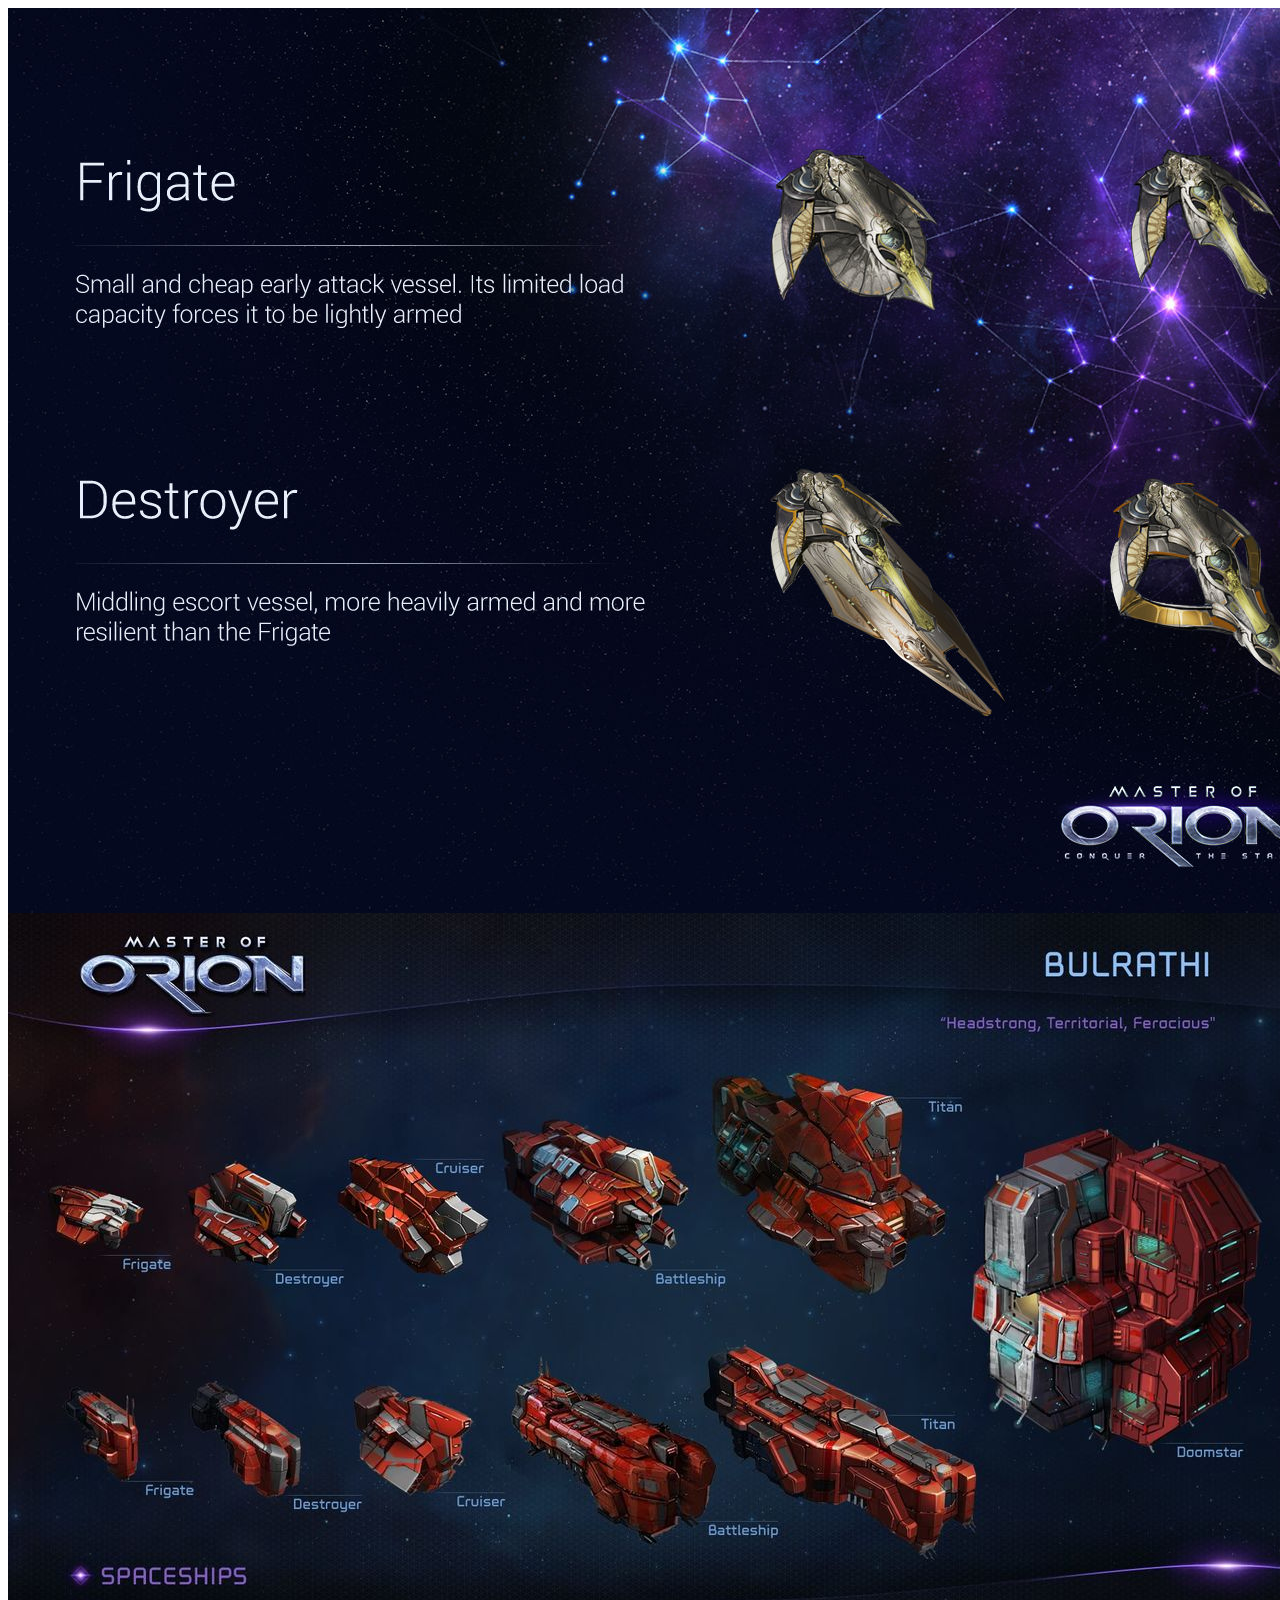
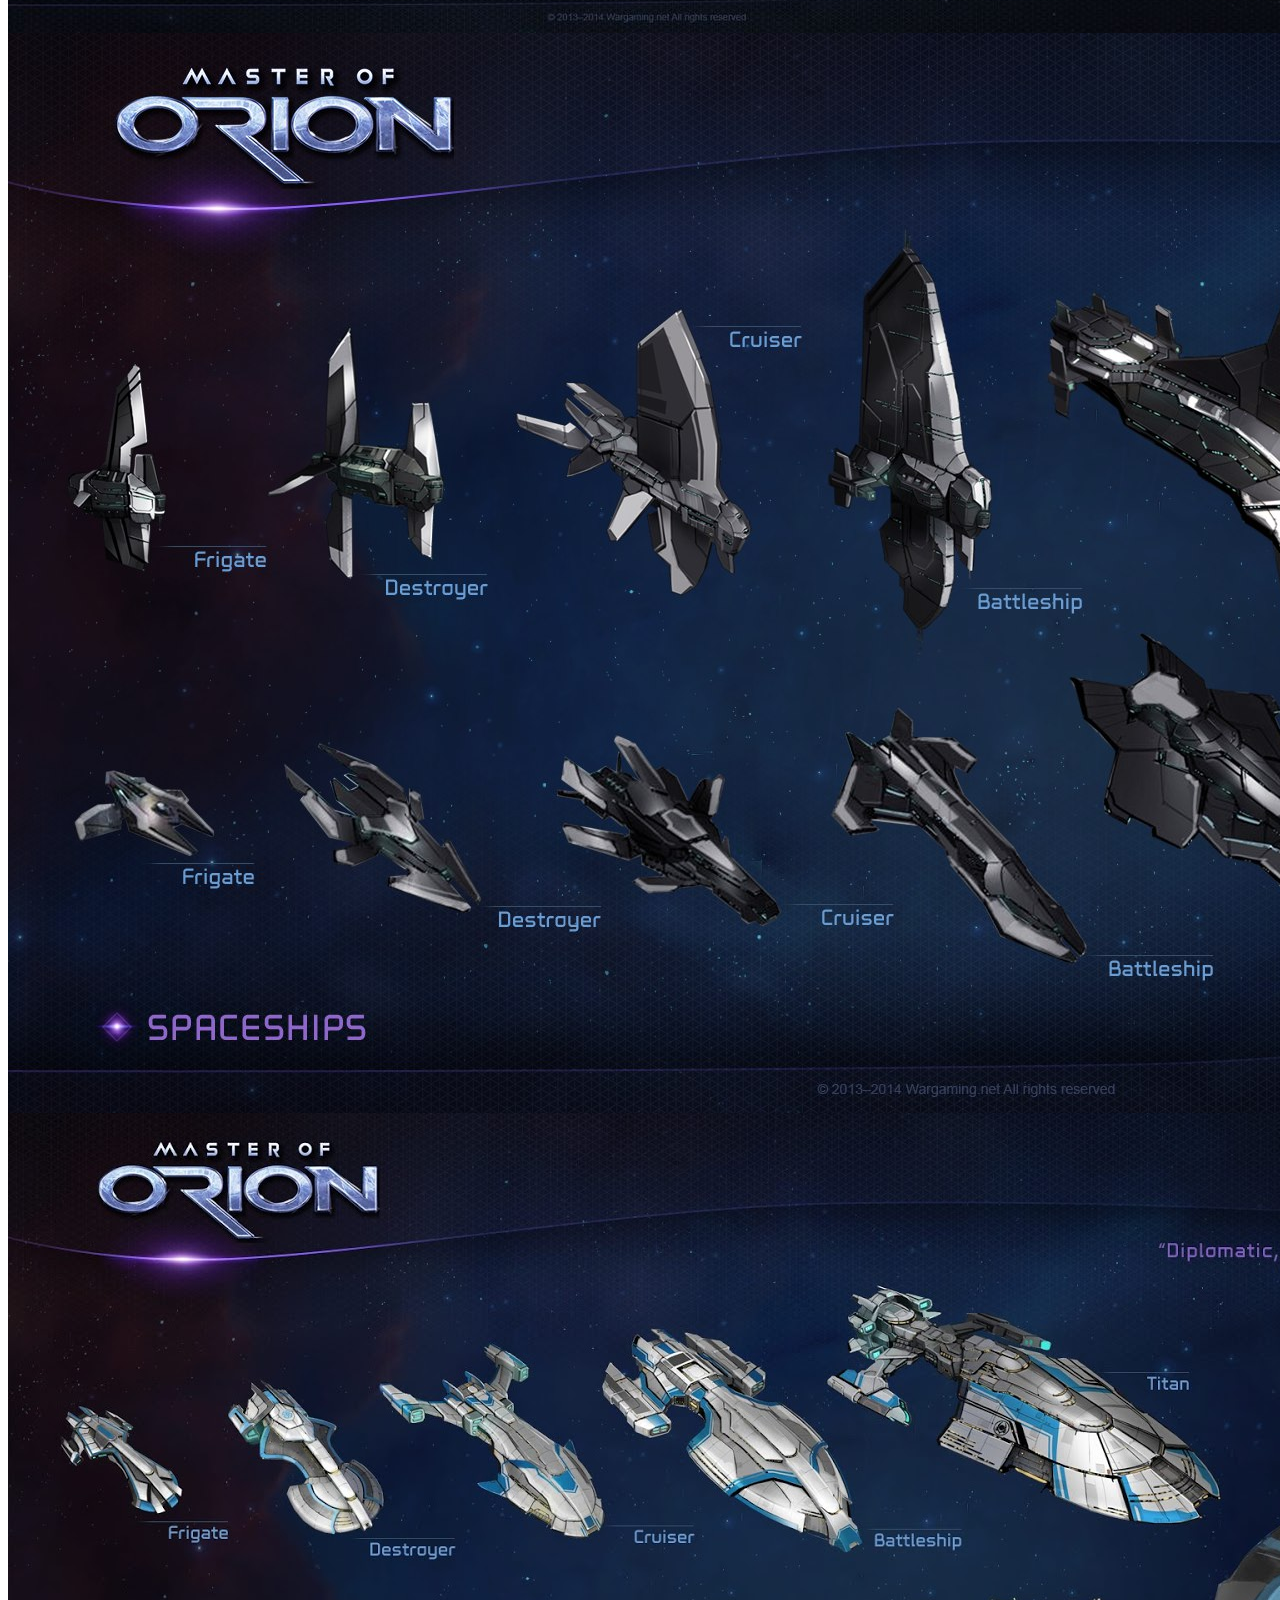
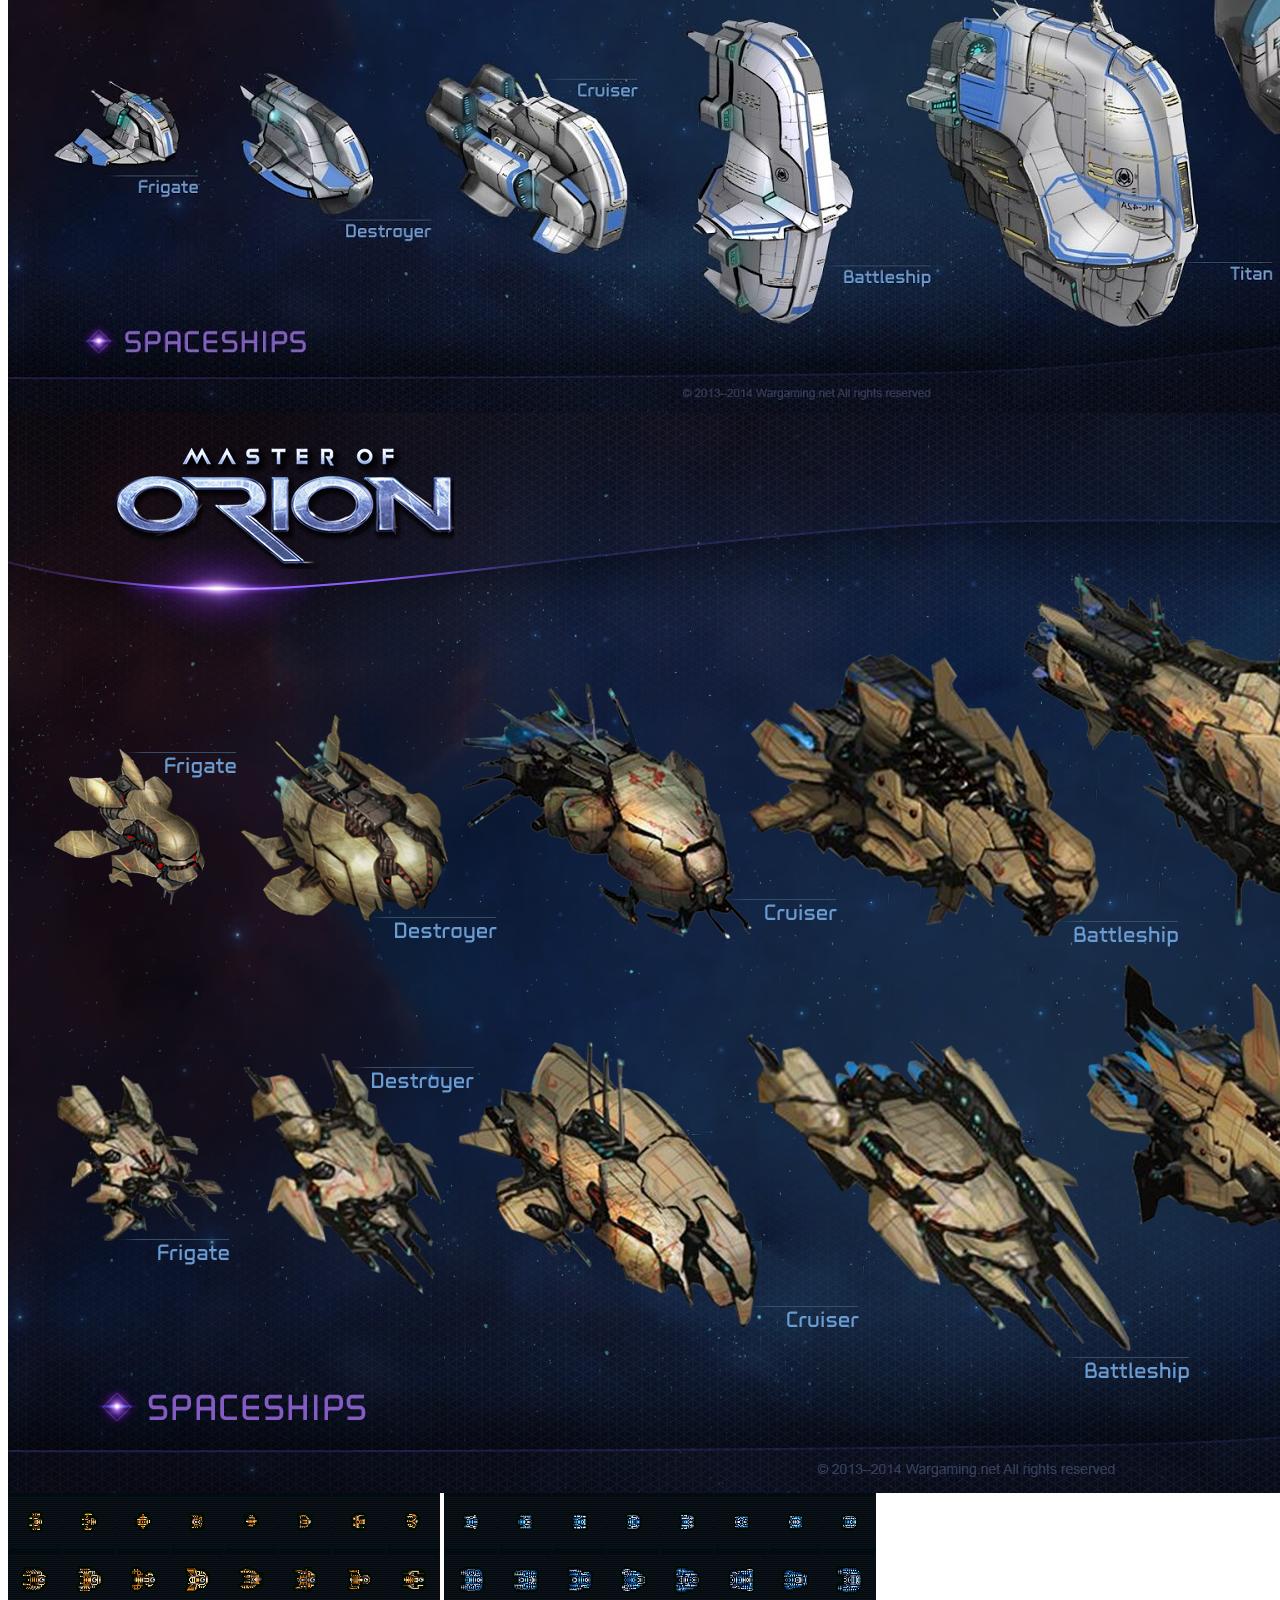
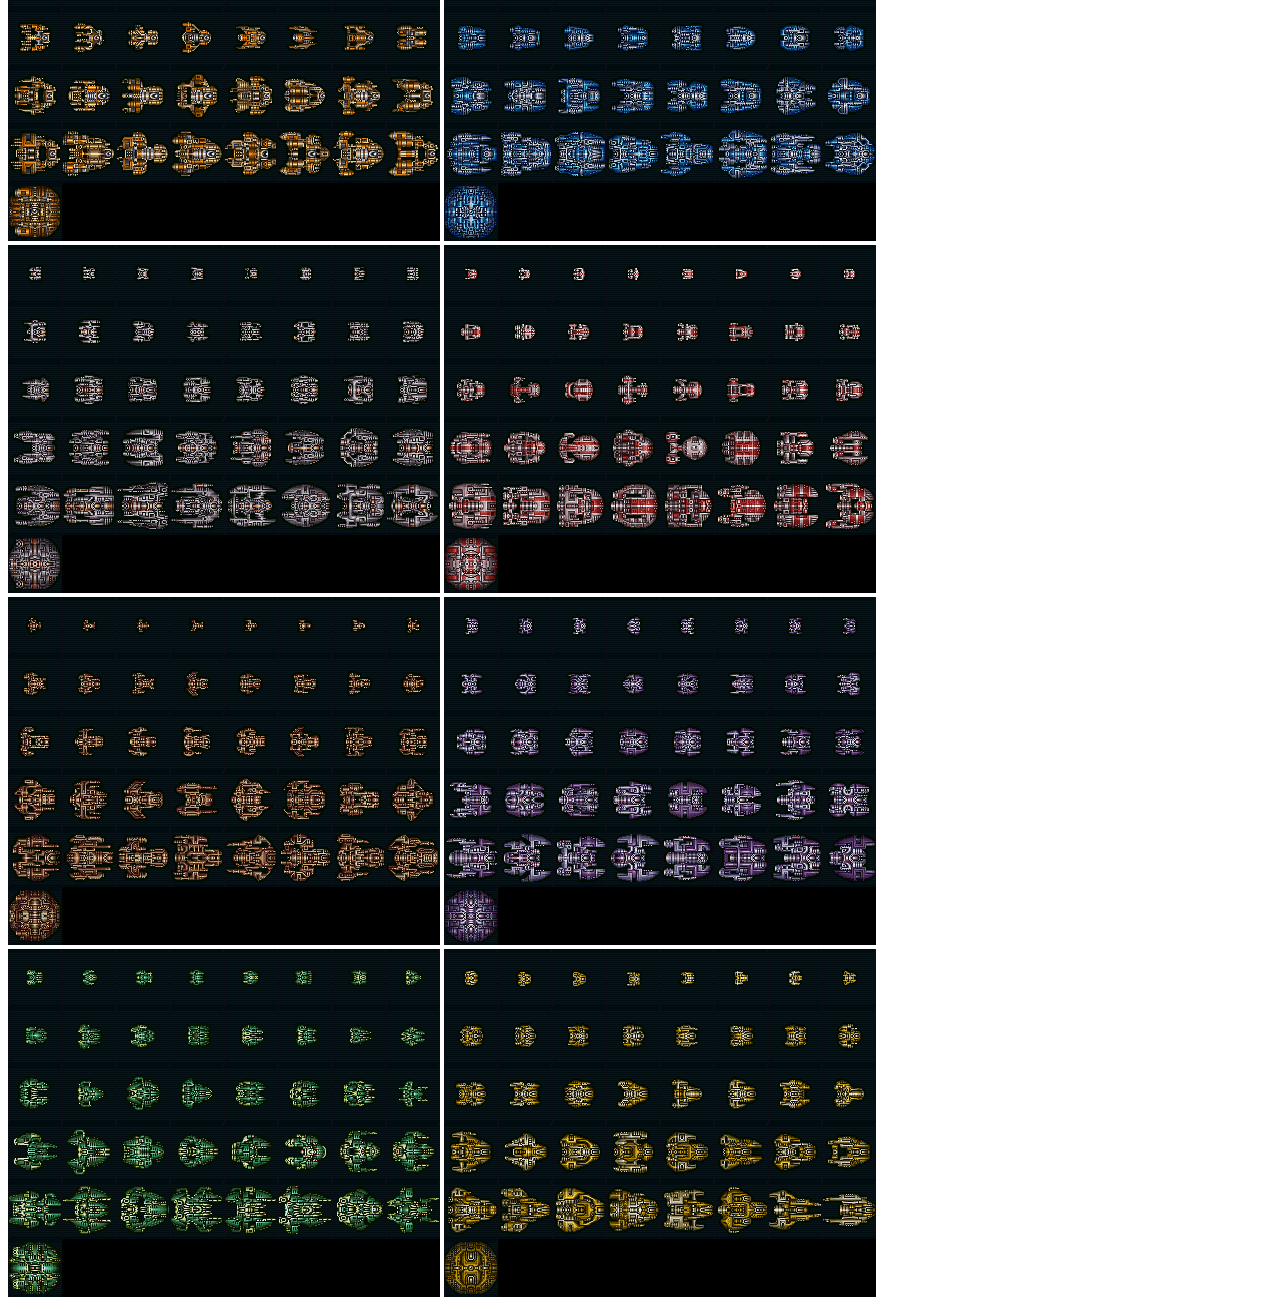
<file: assets/third_party/moo.html>
<head>
<meta charset="UTF-8" />
</head>
<body>

<img src="moo_files/alkari1.jpg">
<img src="moo_files/bulrathi.jpg">
<img src="moo_files/darlok.jpg">
<img src="moo_files/human.jpg">
<img src="moo_files/klackon.png">

<img src="moo_files/orange.png">
<img src="moo_files/blue.png">
<img src="moo_files/grey.png">
<img src="moo_files/red.png">
<img src="moo_files/brown.png">
<img src="moo_files/purple.png">
<img src="moo_files/green.png">
<img src="moo_files/yellow.png">

</body>
</file>
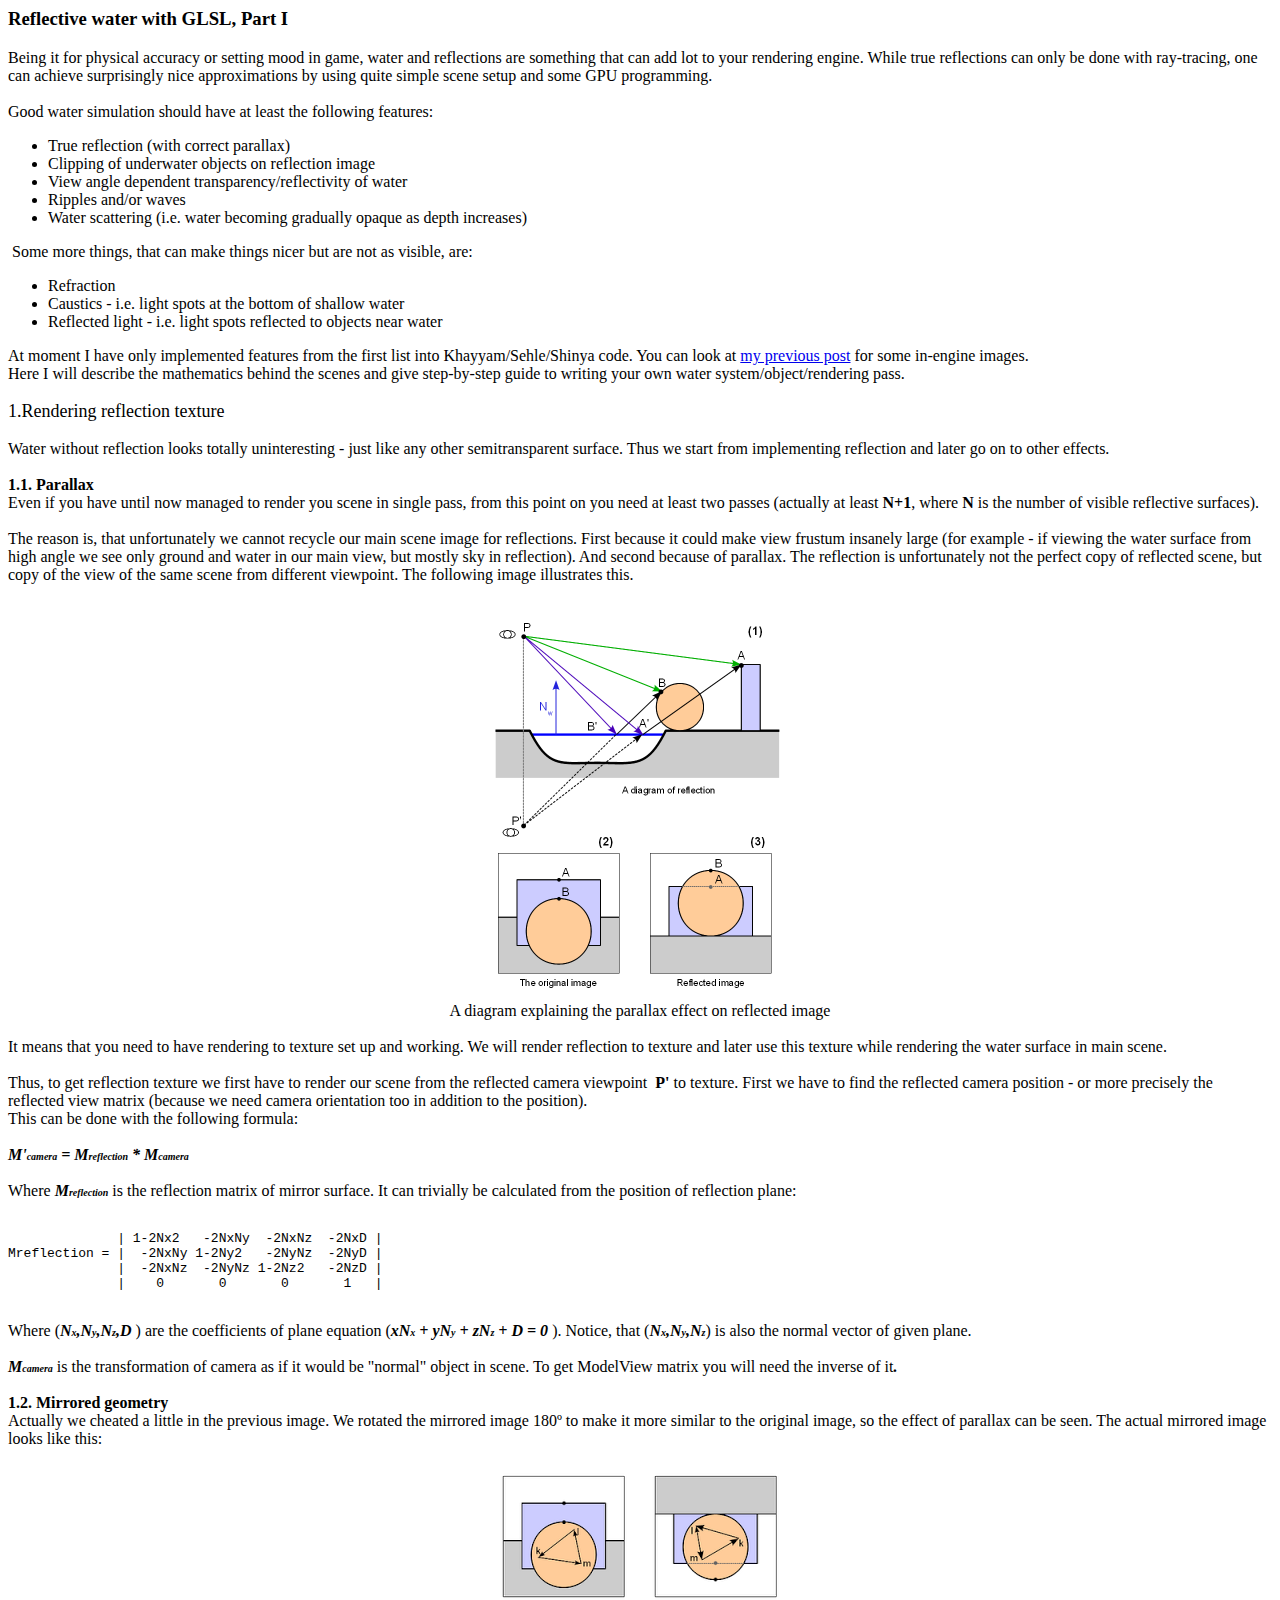
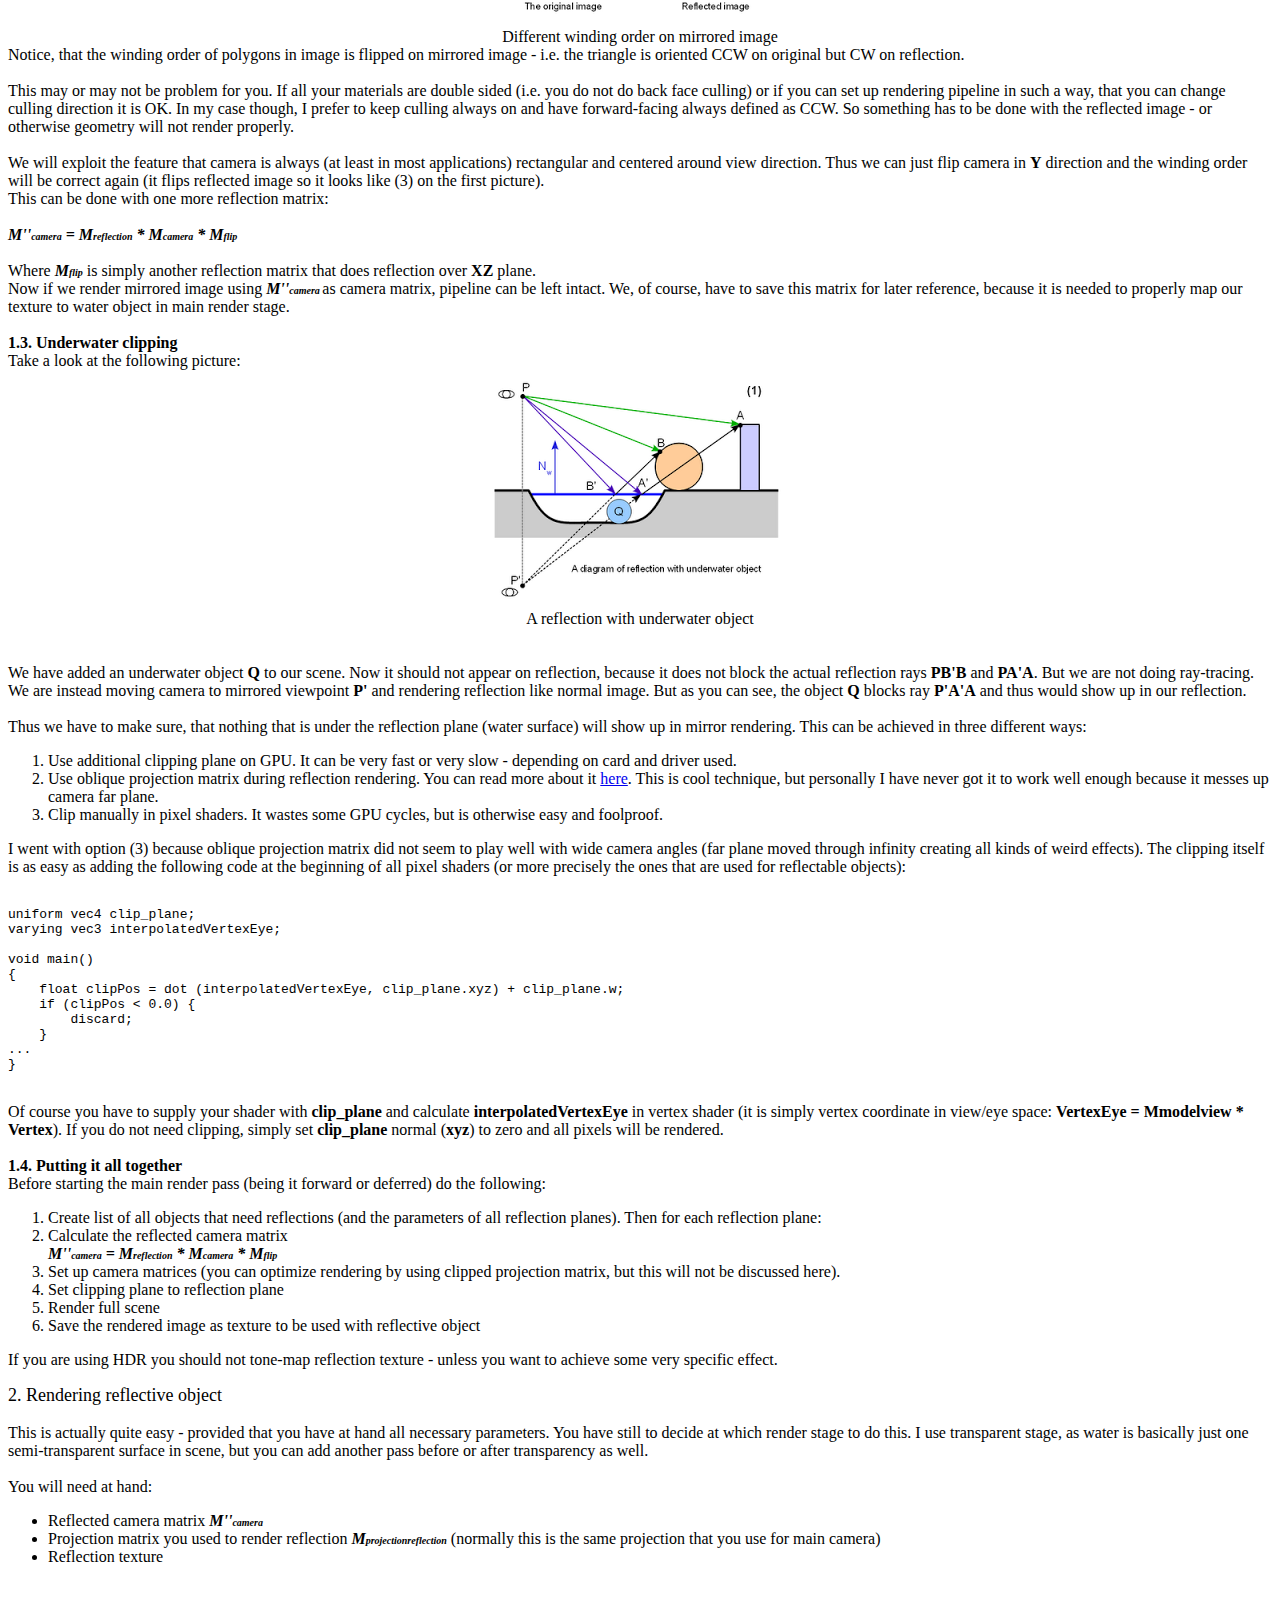
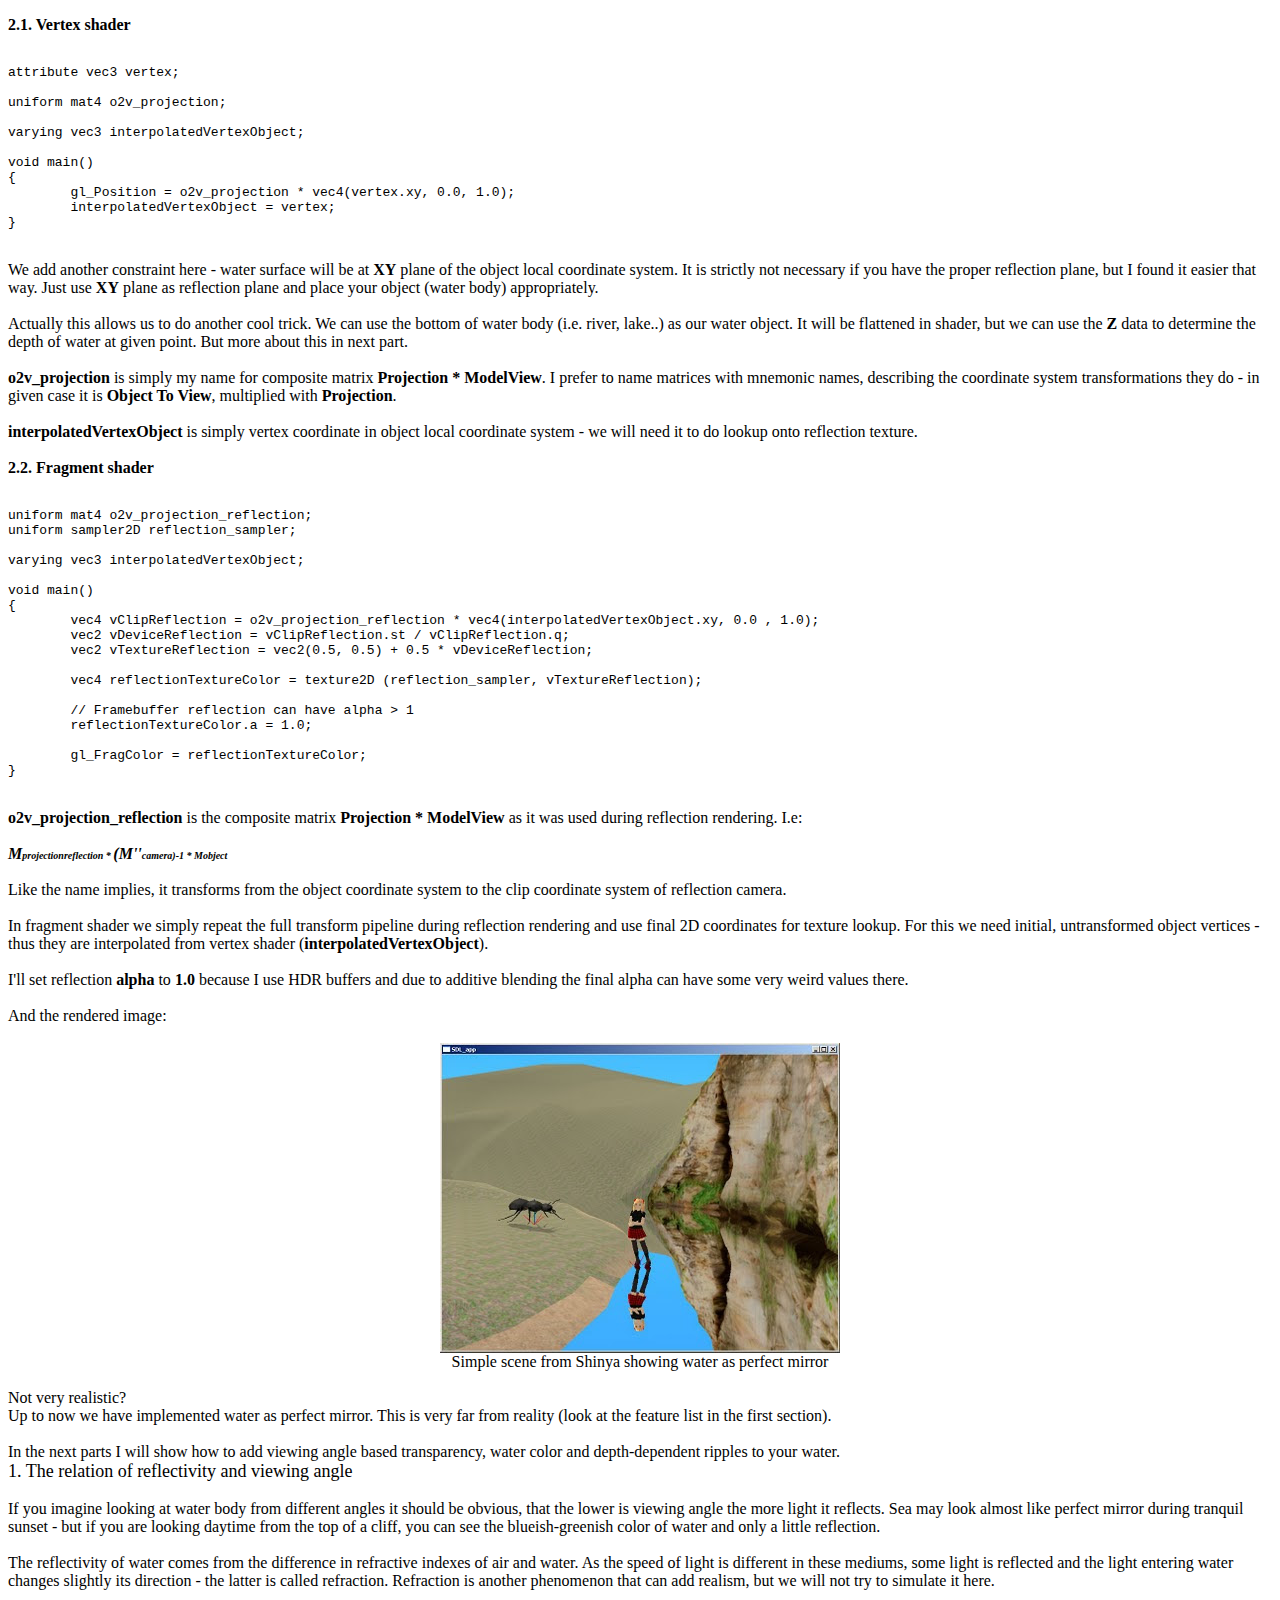
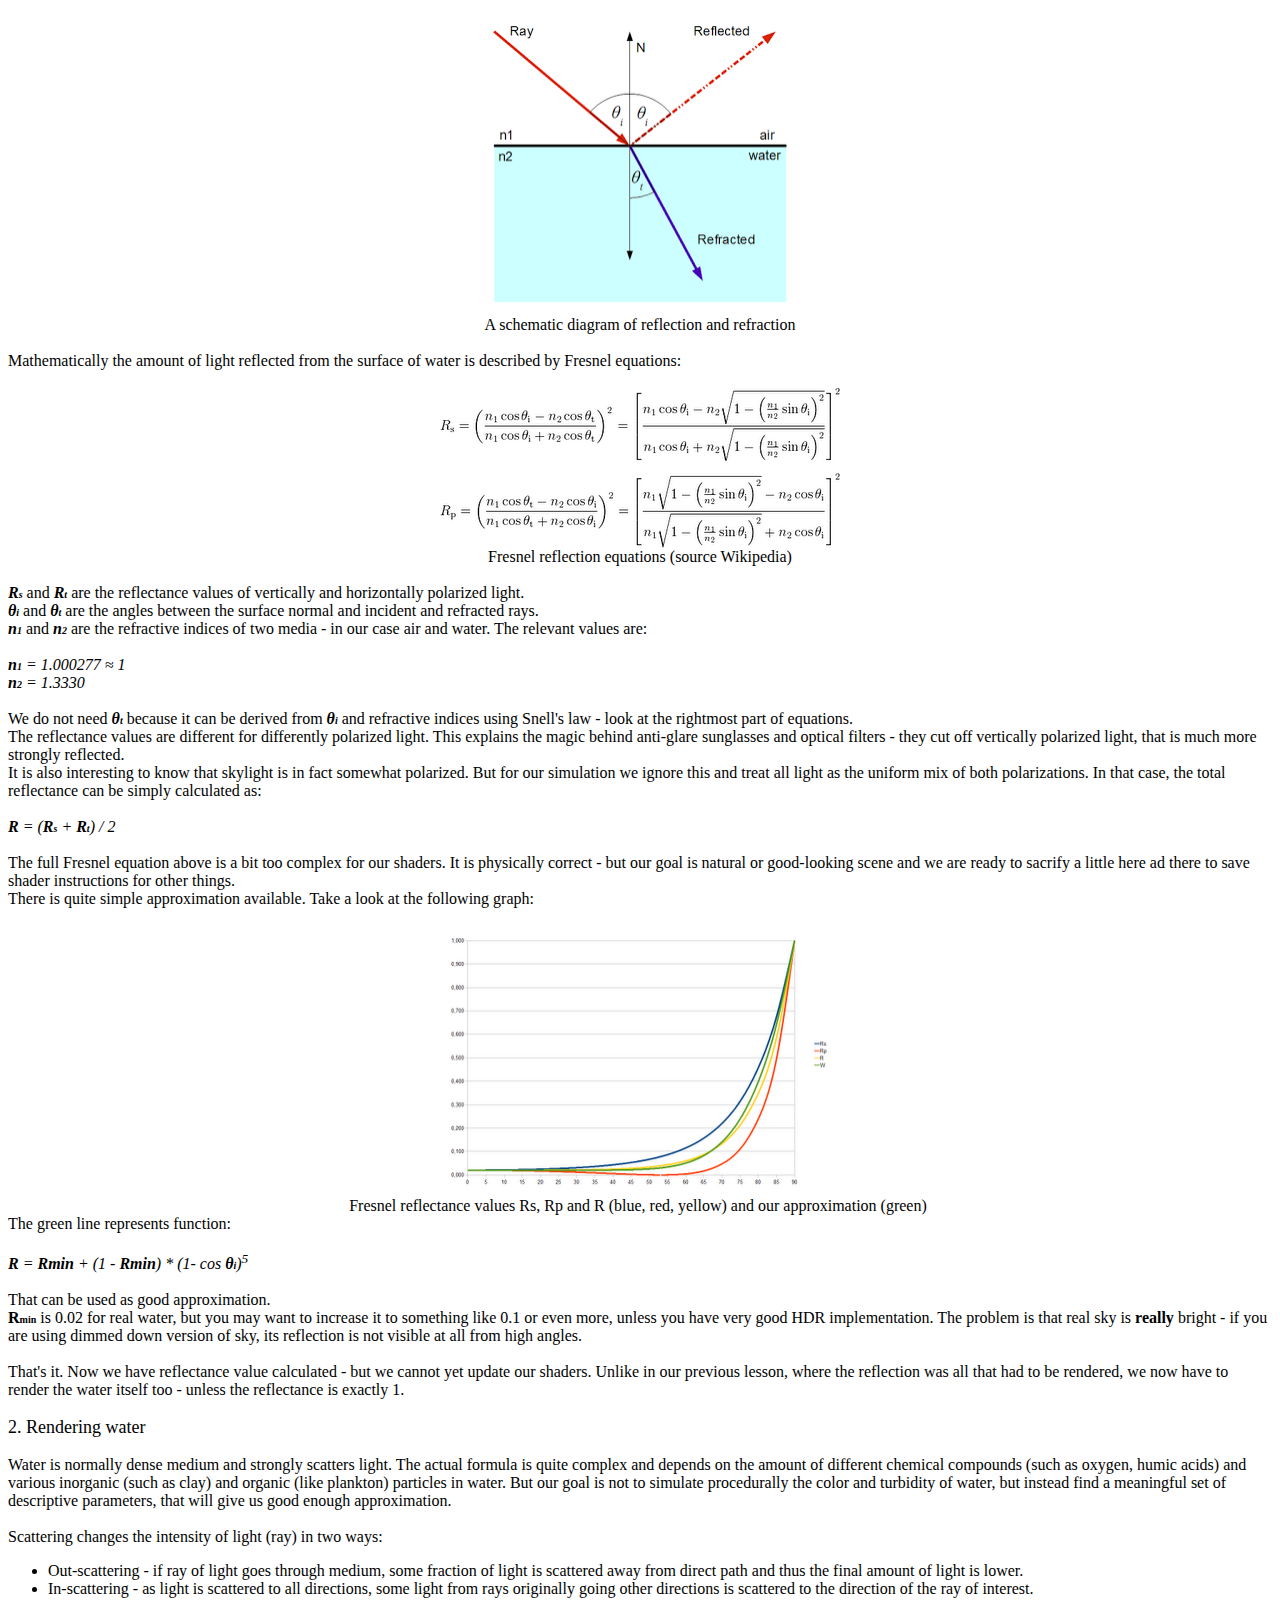
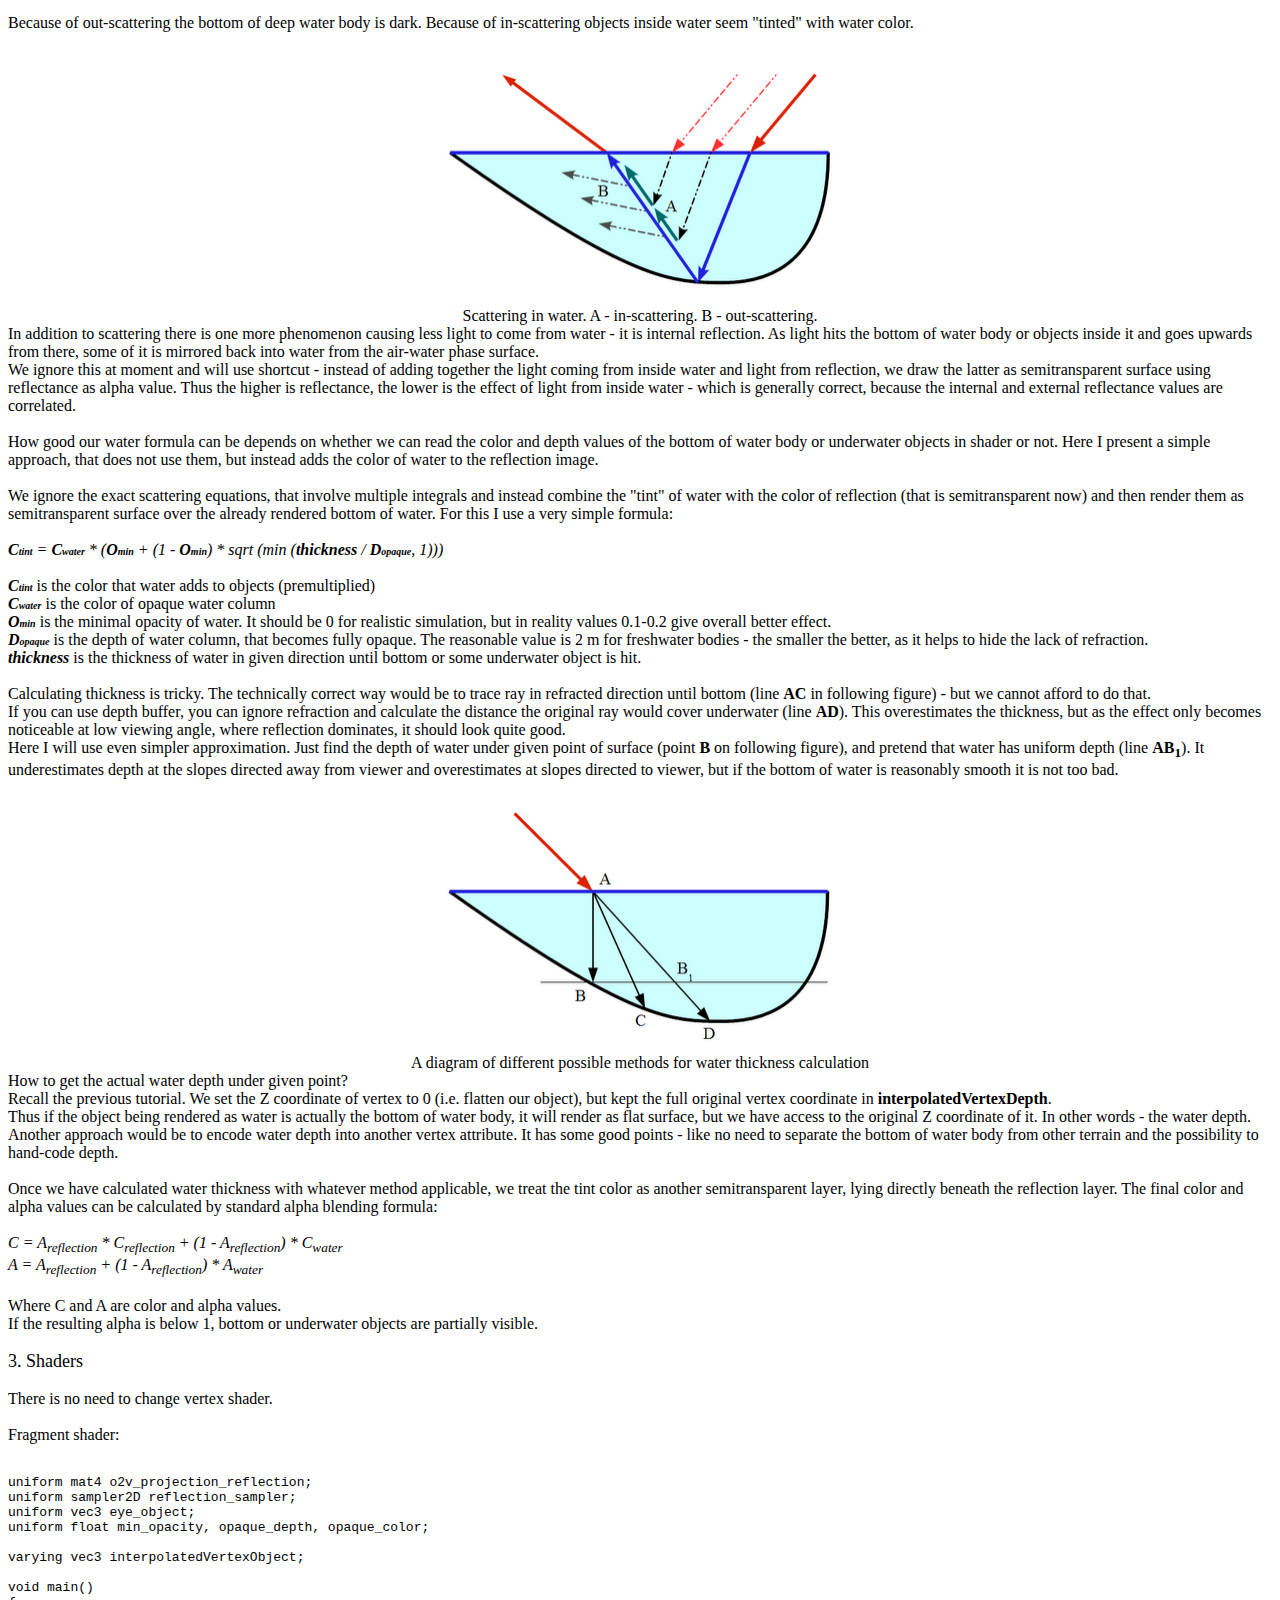
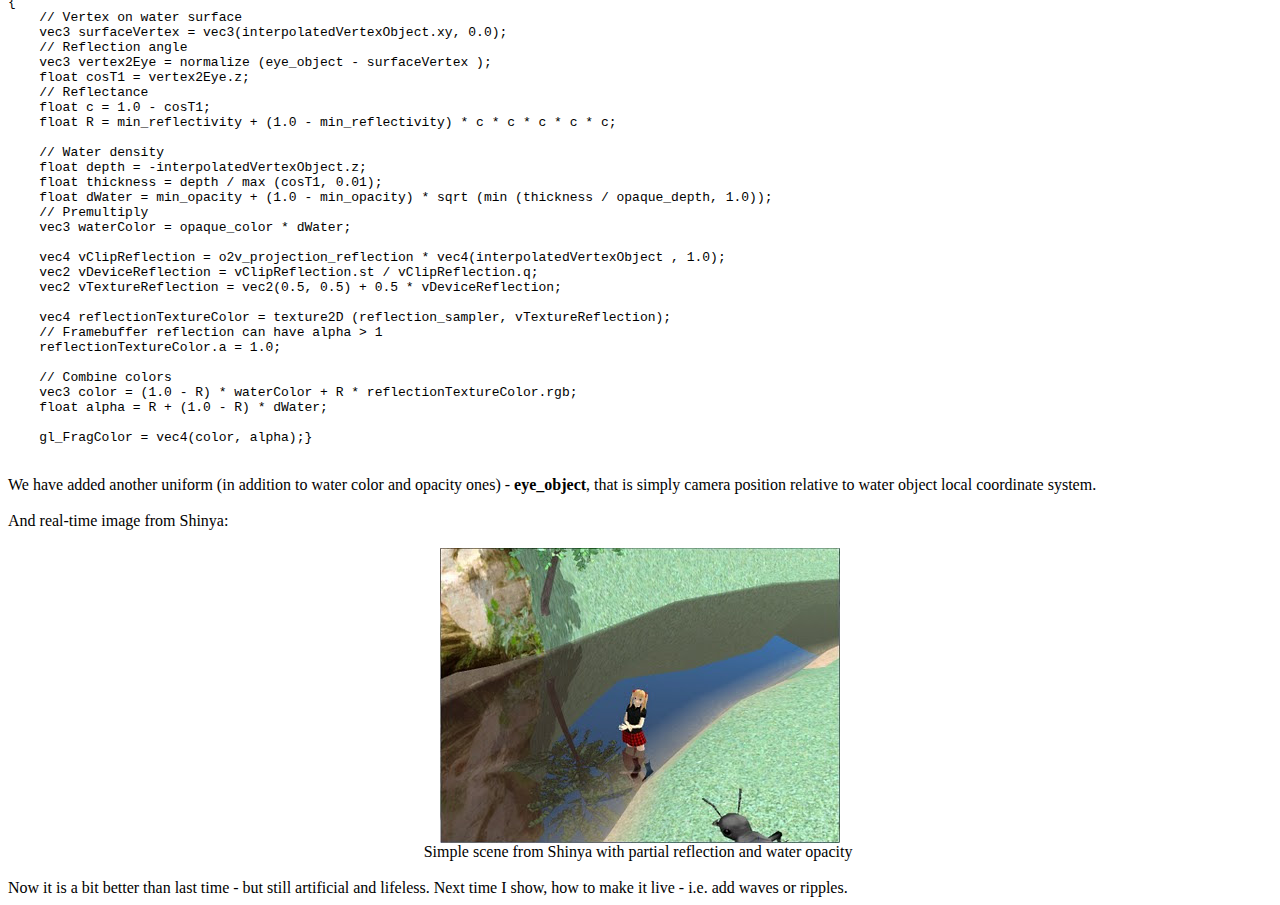
<file: assets/third_party/water.html>
<head>
<meta charset="UTF-8" />
</head>
<body>
	<h3 class="post-title entry-title" itemprop="name">Reflective water with GLSL, Part I</h3>
	<div class="post-header">
		<div class="post-header-line-1"></div>
	</div>
	<div class="post-body entry-content" id="post-body-68991470304490751" itemprop="description articleBody">
		Being it for physical accuracy or setting mood in game, water and reflections are something that can add lot to your rendering engine. While true reflections can only be done with ray-tracing, one can achieve surprisingly nice approximations by using quite simple scene setup and some GPU programming.<br> <br> Good water simulation should have at least the following features:<br>
		<ul>
			<li>True reflection (with correct parallax)</li>
			<li>Clipping of underwater objects on reflection image</li>
			<li>View angle dependent transparency/reflectivity of water</li>
			<li>Ripples and/or waves</li>
			<li>Water scattering (i.e. water becoming gradually opaque as depth increases)</li>
		</ul>
		&nbsp;Some more things, that can make things nicer but are not as visible, are:<br>
		<ul>
			<li>Refraction</li>
			<li>Caustics - i.e. light spots at the bottom of shallow water</li>
			<li>Reflected light - i.e. light spots reflected to objects near water</li>
		</ul>
		At moment I have only implemented features from the first list into Khayyam/Sehle/Shinya code. You can look at
		<a href="http://khayyam.kaplinski.com/2011/08/glsl-water-reflections.html">my previous post</a>
		for some in-engine images.<br> Here I will describe the mathematics behind the scenes and give step-by-step guide to writing your own water system/object/rendering pass.<br> <br> <span style="font-size: large;">1.Rendering reflection texture</span><br> <br> Water without reflection looks totally uninteresting - just like any other semitransparent surface. Thus we start from implementing reflection and later go on to other effects.<br> <br> <b>1.1. Parallax </b><br>
		Even if you have until now managed to render you scene in single pass, from this point on you need at least two passes (actually at least <b><span style="font-family: &amp; amp; #39;Courier New&amp;amp;#39;, Courier, monospace;">N+1</span></b>, where <b><span style="font-family: &amp; amp; #39;Courier New&amp;amp;#39;, Courier, monospace;">N</span></b> is the number of visible reflective surfaces).<br> <br> The reason is, that unfortunately we cannot recycle our main scene image for reflections.
		First because it could make view frustum insanely large (for example - if viewing the water surface from high angle we see only ground and water in our main view, but mostly sky in reflection). And second because of parallax. The reflection is unfortunately not the perfect copy of reflected scene, but copy of the view of the same scene from different viewpoint. The following image illustrates this.<br> <br>
		<table align="center" cellpadding="0" cellspacing="0" class="tr-caption-container" style="margin-left: auto; margin-right: auto; text-align: center;">
			<tbody>
				<tr>
					<td style="text-align: center;"><a href="http://2.bp.blogspot.com/-3_UlH2s2KbI/TnN7idEjIJI/AAAAAAAAFQ4/hL2r8zgKC2w/s1600/reflections.png" imageanchor="1" style="margin-left: auto; margin-right: auto;">
							<img border="0" height="400" src="./water_files/reflections.png" width="320">
						</a></td>
				</tr>
				<tr>
					<td class="tr-caption" style="text-align: center;">A diagram explaining the parallax effect on reflected image</td>
				</tr>
			</tbody>
		</table>
		<br> It means that you need to have rendering to texture set up and working. We will render reflection to texture and later use this texture while rendering the water surface in main scene.<br> <br> Thus, to get reflection texture we first have to render our scene from the reflected camera viewpoint&nbsp; <b><span style="font-family: &amp; amp; #39;Courier New&amp;amp;#39;, Courier, monospace;">P'</span></b> to texture. First we have to find the reflected camera position - or more precisely
		the reflected view matrix (because we need camera orientation too in addition to the position).<br> This can be done with the following formula:<br> <br> <i><b>M'<span style="font-size: x-small;">camera</span> = M<span style="font-size: x-small;">reflection</span> * M<span style="font-size: x-small;">camera</span></b></i><br> <br> Where <i><b>M<span style="font-size: x-small;">reflection</span></b></i> is the reflection matrix of mirror surface. It can trivially be calculated from
		the position of reflection plane:<br> <br>
		<pre>              | 1-2Nx2   -2NxNy  -2NxNz  -2NxD |
Mreflection = |  -2NxNy 1-2Ny2   -2NyNz  -2NyD |
              |  -2NxNz  -2NyNz 1-2Nz2   -2NzD |
              |    0       0       0       1   |
</pre>
		<br> Where (<i><b>N<span style="font-size: x-small;">x</span>,N<span style="font-size: x-small;">y</span>,N<span style="font-size: x-small;">z</span>,D
		</b></i>) are the coefficients of plane equation (<i><b>xN<span style="font-size: x-small;">x</span> + yN<span style="font-size: x-small;">y</span> + zN<span style="font-size: x-small;">z</span> + D = 0
		</b></i>). Notice, that (<i><b>N<span style="font-size: x-small;">x</span>,N<span style="font-size: x-small;">y</span>,N<span style="font-size: x-small;">z</span></b></i>) is also the normal vector of given plane.<br> <br> <i><b>M<span style="font-size: x-small;">camera</span></b></i> is the transformation of camera as if it would be "normal" object in scene. To get ModelView matrix you will need the inverse of it<i><b>.</b></i><br> <br> <b>1.2. Mirrored geometry </b><br>
		<div style="margin-bottom: 0cm;">
			Actually we cheated a little in the previous image. We rotated the mirrored image 180<span style="font-family: &amp; amp; #39;Times New Roman&amp;amp;#39;, serif;">º</span> to make it more similar to the original image, so the effect of parallax can be seen. The actual mirrored image looks like this:
		</div>
		<table align="center" cellpadding="0" cellspacing="0" class="tr-caption-container" style="margin-left: auto; margin-right: auto; text-align: center;">
			<tbody>
				<tr>
					<td style="text-align: center;"><a href="http://2.bp.blogspot.com/-Bc87MIvKygc/TnN-zGwd2kI/AAAAAAAAFRA/IebKpTnjc_Q/s1600/reflections-2.png" imageanchor="1" style="margin-left: auto; margin-right: auto;">
							<img border="0" height="180" src="./water_files/reflections-2.png" width="320">
						</a></td>
				</tr>
				<tr>
					<td class="tr-caption" style="text-align: center;">Different winding order on mirrored image</td>
				</tr>
			</tbody>
		</table>
		Notice, that the winding order of polygons in image is flipped on mirrored image - i.e. the triangle is oriented CCW on original but CW on reflection.<br> <br> This may or may not be problem for you. If all your materials are double sided (i.e. you do not do back face culling) or if you can set up rendering pipeline in such a way, that you can change culling direction it is OK. In my case though, I prefer to keep culling always on and have forward-facing always defined as CCW. So something has
		to be done with the reflected image - or otherwise geometry will not render properly.<br> <br> We will exploit the feature that camera is always (at least in most applications) rectangular and centered around view direction. Thus we can just flip camera in <b style="font-family: &amp; amp;">Y</b> direction and the winding order will be correct again (it flips reflected image so it looks like (3) on the first picture).<br> This can be done with one more reflection matrix:<br> <br>
		<i><b>M''<span style="font-size: x-small;">camera</span> = M<span style="font-size: x-small;">reflection</span> * M<span style="font-size: x-small;">camera</span></b></i><i><b> * M<span style="font-size: x-small;">flip</span></b></i><br> <br> Where <i><b>M<span style="font-size: x-small;">flip</span></b></i> is simply another reflection matrix that does reflection over <b style="font-family: &amp; amp;">XZ</b> plane.<br> Now if we render mirrored image using <i><b>M''<span
				style="font-size: x-small;">camera </span></b></i>as camera matrix, pipeline can be left intact. We, of course, have to save this matrix for later reference, because it is needed to properly map our texture to water object in main render stage.<br> <br> <b>1.3. Underwater clipping</b><br> Take a look at the following picture:<br>
		<table align="center" cellpadding="0" cellspacing="0" class="tr-caption-container" style="margin-left: auto; margin-right: auto; text-align: center;">
			<tbody>
				<tr>
					<td style="text-align: center;"><a href="http://2.bp.blogspot.com/-NEk2XMHWqf8/TnOC3-uiArI/AAAAAAAAFRI/FHfKSSkVdhA/s1600/reflections-3.png" imageanchor="1" style="margin-left: auto; margin-right: auto;">
							<img border="0" height="240" src="./water_files/reflections-3.png" width="320">
						</a></td>
				</tr>
				<tr>
					<td class="tr-caption" style="text-align: center;">A reflection with underwater object</td>
				</tr>
			</tbody>
		</table>
		<br> <br> We have added an underwater object <b style="font-family: &amp; amp;">Q</b> to our scene. Now it should not appear on reflection, because it does not block the actual reflection rays <b style="font-family: &amp; amp;">PB'B</b> and <b><span style="font-family: &amp; amp; #39;Courier New&amp;amp;#39;, Courier, monospace;">PA'A</span></b>. But we are not doing ray-tracing. We are instead moving camera to mirrored viewpoint <b><span
			style="font-family: &amp; amp; #39;Courier New&amp;amp;#39;, Courier, monospace;">P'</span></b> and rendering reflection like normal image. But as you can see, the object <b><span style="font-family: &amp; amp; #39;Courier New&amp;amp;#39;, Courier, monospace;">Q</span></b> blocks ray <b style="font-family: &amp; amp;">P'A'A</b> and thus would show up in our reflection.<br> <br> Thus we have to make sure, that nothing that is under the reflection plane (water surface) will show up in mirror
		rendering. This can be achieved in three different ways:<br>
		<ol>
			<li>Use additional clipping plane on GPU. It can be very fast or very slow - depending on card and driver used.</li>
			<li>Use oblique projection matrix during reflection rendering. You can read more about it <a href="http://www.terathon.com/code/oblique.html">here</a>. This is cool technique, but personally I have never got it to work well enough because it messes up camera far plane.
			</li>
			<li>Clip manually in pixel shaders. It wastes some GPU cycles, but is otherwise easy and foolproof.</li>
		</ol>
		I went with option (3) because oblique projection matrix did not seem to play well with wide camera angles (far plane moved through infinity creating all kinds of weird effects). The clipping itself is as easy as adding the following code at the beginning of all pixel shaders (or more precisely the ones that are used for reflectable objects):<br> <br>
		<pre>uniform vec4 clip_plane;
varying vec3 interpolatedVertexEye;

void main()
{ 
&nbsp;&nbsp;&nbsp; float clipPos = dot (interpolatedVertexEye, clip_plane.xyz) + clip_plane.w;
&nbsp;&nbsp;&nbsp; if (clipPos &lt; 0.0) {
&nbsp;&nbsp;&nbsp; &nbsp;&nbsp;&nbsp; discard;
&nbsp;&nbsp;&nbsp; }
...
}
</pre>
		<br> Of course you have to supply your shader with <b><span style="font-family: &amp; amp; #39;Courier New&amp;amp;#39;, Courier, monospace;">clip_plane</span></b> and calculate <b><span style="font-family: &amp; amp; #39;Courier New&amp;amp;#39;, Courier, monospace;">interpolatedVertexEye</span></b> in vertex shader (it is simply vertex coordinate in view/eye space: <b><span style="font-family: &amp; amp; #39;Courier New&amp;amp;#39;, Courier, monospace;">VertexEye = Mmodelview * Vertex</span></b>).
		If you do not need clipping, simply set <b><span style="font-family: &amp; amp; #39;Courier New&amp;amp;#39;, Courier, monospace;">clip_plane</span></b> normal (<b style="font-family: &amp; amp;">xyz</b>) to zero and all pixels will be rendered.<br> <br> <b>1.4. Putting it all together</b><br> Before starting the main render pass (being it forward or deferred) do the following:<br>
		<ol>
			<li>Create list of all objects that need reflections (and the parameters of all reflection planes). Then for each reflection plane:</li>
			<li>Calculate the reflected camera matrix<i><b><br>M''<span style="font-size: x-small;">camera</span> = M<span style="font-size: x-small;">reflection</span> * M<span style="font-size: x-small;">camera</span></b></i><i><b> * M<span style="font-size: x-small;">flip</span></b></i></li>
			<li>Set up camera matrices (you can optimize rendering by using clipped projection matrix, but this will not be discussed here).</li>
			<li>Set clipping plane to reflection plane</li>
			<li>Render full scene</li>
			<li>Save the rendered image as texture to be used with reflective object</li>
		</ol>
		If you are using HDR you should not tone-map reflection texture - unless you want to achieve some very specific effect.<br>
		<ol>
		</ol>
		<span style="font-size: large;">2. Rendering reflective object</span><br> <br> This is actually quite easy - provided that you have at hand all necessary parameters. You have still to decide at which render stage to do this. I use transparent stage, as water is basically just one semi-transparent surface in scene, but you can add another pass before or after transparency as well.<br> <br> You will need at hand:<br>
		<ul>
			<li>Reflected camera matrix <i><b>M''<span style="font-size: x-small;">camera</span></b></i></li>
			<li>Projection matrix you used to render reflection <b><i>M<span style="font-size: x-small;">projectionreflection</span></i></b> (normally this is the same projection that you use for main camera)
			</li>
			<li>Reflection texture</li>
		</ul>
		<br>
		<ul>
		</ul>
		<b>2.1. Vertex shader</b><br> <br>
		<pre>attribute vec3 vertex;

uniform mat4 o2v_projection;

varying vec3 interpolatedVertexObject;

void main()
{
	gl_Position = o2v_projection * vec4(vertex.xy, 0.0, 1.0);
	interpolatedVertexObject = vertex;
}
</pre>
		<br> We add another constraint here - water surface will be at <b><span style="font-family: &amp; amp; #39;Courier New&amp;amp;#39;, Courier, monospace;">XY</span></b> plane of the object local coordinate system. It is strictly not necessary if you have the proper reflection plane, but I found it easier that way. Just use <b><span style="font-family: &amp; amp; #39;Courier New&amp;amp;#39;, Courier, monospace;">XY</span></b> plane as reflection plane and place your object (water body) appropriately.<br>
		<br> Actually this allows us to do another cool trick. We can use the bottom of water body (i.e. river, lake..) as our water object. It will be flattened in shader, but we can use the <b><span style="font-family: &amp; amp; #39;Courier New&amp;amp;#39;, Courier, monospace;">Z</span></b> data to determine the depth of water at given point. But more about this in next part.<b><span style="font-family: &amp; amp; #39;Courier New&amp;amp;#39;, Courier, monospace;">&nbsp;</span></b><br> <br> <b><span
			style="font-family: &amp; amp; #39;Courier New&amp;amp;#39;, Courier, monospace;">o2v_projection</span></b> is simply my name for composite matrix <b>Projection * ModelView</b>. I prefer to name matrices with mnemonic names, describing the coordinate system transformations they do - in given case it is <b>Object To View</b>, multiplied with <b>Projection</b>.<b><span style="font-family: &amp; amp; #39;Courier New&amp;amp;#39;, Courier, monospace;">&nbsp;</span></b><br> <br> <b><span
			style="font-family: &amp; amp; #39;Courier New&amp;amp;#39;, Courier, monospace;">interpolatedVertexObject</span></b> is simply vertex coordinate in object local coordinate system - we will need it to do lookup onto reflection texture.<br> <br> <b>2.2. Fragment shader</b><br> <br>
		<pre>uniform mat4 o2v_projection_reflection;
uniform sampler2D reflection_sampler;

varying vec3 interpolatedVertexObject;

void main()
{
	vec4 vClipReflection = o2v_projection_reflection * vec4(interpolatedVertexObject.xy, 0.0 , 1.0);
	vec2 vDeviceReflection = vClipReflection.st / vClipReflection.q;
	vec2 vTextureReflection = vec2(0.5, 0.5) + 0.5 * vDeviceReflection;

	vec4 reflectionTextureColor = texture2D (reflection_sampler, vTextureReflection);

	// Framebuffer reflection can have alpha &gt; 1
	reflectionTextureColor.a = 1.0;

	gl_FragColor = reflectionTextureColor;
}
</pre>
		<br> <b><span style="font-family: &amp; amp; #39;Courier New&amp;amp;#39;, Courier, monospace;">o2v_projection_reflection</span></b> is the composite matrix <b>Projection * ModelView</b> as it was used during reflection rendering. I.e:<br> <br> <b><i>M<span style="font-size: x-small;">projectionreflection * </span></i></b><i><b>(M''<span style="font-size: x-small;">camera)-1 * Mobject</span></b></i><br> <br> Like the name implies, it transforms from the object coordinate system to
		the clip coordinate system of reflection camera.<br> <br> In fragment shader we simply repeat the full transform pipeline during reflection rendering and use final 2D coordinates for texture lookup. For this we need initial, untransformed object vertices - thus they are interpolated from vertex shader (<b><span style="font-family: &amp; amp; #39;Courier New&amp;amp;#39;, Courier, monospace;">interpolatedVertexObject</span></b>).<br> <br> I'll set reflection <b>alpha </b>to <b>1.0</b>
		because I use HDR buffers and due to additive blending the final alpha can have some very weird values there.<br> <br> And the rendered image:<br> <br>
		<table align="center" cellpadding="0" cellspacing="0" class="tr-caption-container" style="margin-left: auto; margin-right: auto; text-align: center;">
			<tbody>
				<tr>
					<td style="text-align: center;"><a href="http://3.bp.blogspot.com/-bFCjb8rWuYg/TnOgLlR6P8I/AAAAAAAAFRQ/97Aow-r-vSI/s1600/reflections-4.jpg" imageanchor="1" style="margin-left: auto; margin-right: auto;">
							<img border="0" height="310" src="./water_files/reflections-4.jpg" width="400">
						</a></td>
				</tr>
				<tr>
					<td class="tr-caption" style="text-align: center;">Simple scene from Shinya showing water as perfect mirror</td>
				</tr>
			</tbody>
		</table>
		<br> Not very realistic?<br> Up to now we have implemented water as perfect mirror. This is very far from reality (look at the feature list in the first section).<br> <br> In the next parts I will show how to add viewing angle based transparency, water color and depth-dependent ripples to your water.<br> <span class="Apple-style-span" style="font-size: large;">1. The relation of reflectivity and viewing angle</span><br> <br> If you imagine looking at water body from
		different angles it should be obvious, that the lower is viewing angle the more light it reflects. Sea may look almost like perfect mirror during tranquil sunset - but if you are looking daytime from the top of a cliff, you can see the blueish-greenish color of water and only a little reflection.<br> <br> The reflectivity of water comes from the difference in refractive indexes of air and water. As the speed of light is different in these mediums, some light is reflected and the light entering
		water changes slightly its direction - the latter is called refraction. Refraction is another phenomenon that can add realism, but we will not try to simulate it here.<br> <br>
		<table align="center" cellpadding="0" cellspacing="0" class="tr-caption-container" style="margin-left: auto; margin-right: auto; text-align: center;">
			<tbody>
				<tr>
					<td style="text-align: center;"><a href="http://4.bp.blogspot.com/-Q1rQHsPmJk4/TosORNTuTqI/AAAAAAAAFR0/sO4VP3EuV_s/s1600/reflections+4.png" imageanchor="1" style="margin-left: auto; margin-right: auto;">
							<img border="0" height="308" src="./water_files/reflections+4.png" width="320">
						</a></td>
				</tr>
				<tr>
					<td class="tr-caption" style="text-align: center;">A schematic diagram of reflection and refraction</td>
				</tr>
			</tbody>
		</table>
		<br> Mathematically the amount of light reflected from the surface of water is described by Fresnel equations:<br> <br>
		<table align="center" cellpadding="0" cellspacing="0" class="tr-caption-container" style="margin-left: auto; margin-right: auto; text-align: center;">
			<tbody>
				<tr>
					<td style="text-align: center;"><a href="http://1.bp.blogspot.com/-GrqeLRgxMVo/TosPl08mUfI/AAAAAAAAFR8/15mDPPBeM8I/s1600/fresnel.png" imageanchor="1" style="margin-left: auto; margin-right: auto;">
							<img border="0" height="160" src="./water_files/fresnel.png" width="400">
						</a></td>
				</tr>
				<tr>
					<td class="tr-caption" style="text-align: center;">Fresnel reflection equations (source Wikipedia)</td>
				</tr>
			</tbody>
		</table>
		<br> <i><b>R<span class="Apple-style-span" style="font-size: x-small;">s</span></b></i> and <i><b>R<span class="Apple-style-span" style="font-size: x-small;">t</span></b></i> are the reflectance values of vertically and horizontally polarized light.<br> <i><b>θ<span class="Apple-style-span" style="font-size: x-small;">i</span></b></i> and <i><b>θ<span class="Apple-style-span" style="font-size: x-small;">t</span></b></i> are the angles between the surface normal and incident and refracted rays.<br>
		<div>
			<b><i>n<span class="Apple-style-span" style="font-size: x-small;">1</span></i></b> and <b><i>n<span class="Apple-style-span" style="font-size: x-small;">2</span></i></b> are the refractive indices of two media - in our case air and water. The relevant values are:
		</div>
		<div>
			<br>
		</div>
		<div>
			<b><i>n<span class="Apple-style-span" style="font-size: x-small;">1</span></i></b><i>&nbsp;= 1.000277 ≈ 1</i>
		</div>
		<div>
			<b><i>n<span class="Apple-style-span" style="font-size: x-small;">2</span></i></b><i>&nbsp;= 1.3330</i><br>
			<div>
				<i><br></i>
			</div>
		</div>
		<div>
			<div style="font-style: normal;">
				We do not need&nbsp;<i><b>θ<span class="Apple-style-span" style="font-size: x-small;">t</span></b></i>&nbsp;because it can be derived from&nbsp;<i><b>θ<span class="Apple-style-span" style="font-size: x-small;">i</span></b></i>&nbsp;and refractive indices using Snell's law - look at the rightmost part of equations.
			</div>
			<div style="font-style: normal;">The reflectance values are different for differently polarized light. This explains the magic behind anti-glare sunglasses and optical filters - they cut off vertically polarized light, that is much more strongly reflected.</div>
			<div style="font-style: normal;">It is also interesting to know that skylight is in fact somewhat polarized. But for our simulation we ignore this and treat all light as the uniform mix of both polarizations. In that case, the total reflectance can be simply calculated as:</div>
			<div style="font-style: normal;">
				<br>
			</div>
			<div>
				<i><b>R</b> = (<b>R<span class="Apple-style-span" style="font-size: x-small;">s</span></b>&nbsp;+&nbsp;<b>R<span class="Apple-style-span" style="font-size: x-small;">t</span></b>) / 2</i> <br> <i> </i>
			</div>
			<div style="font-style: normal;">
				<br>
			</div>
		</div>
		<div>
			<div style="font-style: normal;">The full Fresnel equation above is a bit too complex for our shaders. It is physically correct - but our goal is natural or good-looking scene and we are ready to sacrify a little here ad there to save shader instructions for other things.</div>
			<div style="font-style: normal;">There is quite simple approximation available. Take a look at the following graph:</div>
			<div style="font-style: normal;">
				<br>
			</div>
			<table align="center" cellpadding="0" cellspacing="0" class="tr-caption-container" style="font-style: normal; margin-left: auto; margin-right: auto; text-align: center;">
				<tbody>
					<tr>
						<td style="text-align: center;"><a href="http://4.bp.blogspot.com/-py1tIOc2gSs/Toi7pK3gShI/AAAAAAAAFRk/lczs7UdGmCs/s1600/fresnel-graph.png" imageanchor="1" style="margin-left: auto; margin-right: auto;">
								<img border="0" height="271" src="./water_files/fresnel-graph.png" width="400">
							</a></td>
					</tr>
					<tr>
						<td class="tr-caption" style="text-align: center;">Fresnel reflectance values Rs, Rp and R (blue, red, yellow) and our approximation (green)&nbsp;</td>
					</tr>
				</tbody>
			</table>
			<div style="font-style: normal;">The green line represents function:</div>
			<div style="font-style: normal;">
				<br>
			</div>
			<i><b>R</b> = <b>Rmin</b> + (1 - <b>Rmin</b>) * (1- cos <b>θ<span class="Apple-style-span" style="font-size: x-small;">i</span></b>)<sup>5</sup></i> <br> <br> That can be used as good approximation.<br> <b>R<span class="Apple-style-span" style="font-size: x-small;">min</span></b> is 0.02 for real water, but you may want to increase it to something like 0.1 or even more, unless you have very good HDR implementation. The problem is that real sky is <b>really </b>bright - if you are using
			dimmed down version of sky, its reflection is not visible at all from high angles.<br> <br> That's it. Now we have reflectance value calculated - but we cannot yet update our shaders. Unlike in our previous lesson, where the reflection was all that had to be rendered, we now have to render the water itself too - unless the reflectance is exactly 1.<br> <br> <span class="Apple-style-span" style="font-size: large;">2. Rendering water</span><br> <br> Water is normally dense
			medium and strongly scatters light. The actual formula is quite complex and depends on the amount of different chemical compounds (such as oxygen, humic acids) and various inorganic (such as clay) and organic (like plankton) particles in water. But our goal is not to simulate procedurally the color and turbidity of water, but instead find a meaningful set of descriptive parameters, that will give us good enough approximation.<br> <br> Scattering changes the intensity of light (ray) in two ways:<br>
			<ul>
				<li>Out-scattering - if ray of light goes through medium, some fraction of light is scattered away from direct path and thus the final amount of light is lower.</li>
				<li>In-scattering - as light is scattered to all directions, some light from rays originally going other directions is scattered to the direction of the ray of interest.</li>
			</ul>
			Because of out-scattering the bottom of deep water body is dark. Because of in-scattering objects inside water seem "tinted" with water color.<br> <br>
			<table align="center" cellpadding="0" cellspacing="0" class="tr-caption-container" style="margin-left: auto; margin-right: auto; text-align: center;">
				<tbody>
					<tr>
						<td style="text-align: center;"><a href="http://3.bp.blogspot.com/-iFsx_EztZII/TotOpC7TTXI/AAAAAAAAFSM/ly3ecLeTaGY/s1600/reflections+6.png" imageanchor="1" style="margin-left: auto; margin-right: auto;">
								<img border="0" height="257" src="./water_files/reflections+6.png" width="400">
							</a></td>
					</tr>
					<tr>
						<td class="tr-caption" style="text-align: center;">Scattering in water. A - in-scattering. B - out-scattering.</td>
					</tr>
				</tbody>
			</table>
			In addition to scattering there is one more phenomenon causing less light to come from water - it is internal reflection. As light hits the bottom of water body or objects inside it and goes upwards from there, some of it is mirrored back into water from the air-water phase surface.<br> We ignore this at moment and will use shortcut - instead of adding together the light coming from inside water and light from reflection, we draw the latter as semitransparent surface using reflectance as alpha
			value. Thus the higher is reflectance, the lower is the effect of light from inside water - which is generally correct, because the internal and external reflectance values are correlated.<br> <br> How good our water formula can be depends on whether we can read the color and depth values of the bottom of water body or underwater objects in shader or not. Here I present a simple approach, that does not use them, but instead adds the color of water to the reflection image.<br> <br> We
			ignore the exact scattering equations, that involve multiple integrals and instead combine the "tint" of water with the color of reflection (that is semitransparent now) and then render them as semitransparent surface over the already rendered bottom of water. For this I use a very simple formula:<br> <br> <i><b>C<span class="Apple-style-span" style="font-size: x-small;">tint</span></b> = <b>C<span class="Apple-style-span" style="font-size: x-small;">water</span></b> * (<b>O<span
					class="Apple-style-span" style="font-size: x-small;">min</span></b> + (1 - <b>O<span class="Apple-style-span" style="font-size: x-small;">min</span></b>) * sqrt (min (<b>thickness</b> / <b>D<span class="Apple-style-span" style="font-size: x-small;">opaque</span></b>, 1)))</i><br> <br> <i><b>C<span class="Apple-style-span" style="font-size: x-small;">tint</span></b></i>&nbsp;is the color that water adds to objects (premultiplied)<br> <i><b>C<span class="Apple-style-span"
					style="font-size: x-small;">water</span></b></i>&nbsp;is the color of opaque water column<br> <i><b>O<span class="Apple-style-span" style="font-size: x-small;">min</span></b></i>&nbsp;is the minimal opacity of water. It should be 0 for realistic simulation, but in reality values 0.1-0.2 give overall better effect.<br> <i><b>D<span class="Apple-style-span" style="font-size: x-small;">opaque</span></b></i>&nbsp;is the depth of water column, that becomes fully opaque. The reasonable value is 2 m for
			freshwater bodies - the smaller the better, as it helps to hide the lack of refraction.<br> <i><b>thickness</b></i>&nbsp;is the thickness of water in given direction until bottom or some underwater object is hit.<br> <br> Calculating thickness is tricky. The technically correct way would be to trace ray in refracted direction until bottom (line <b>AC</b> in following figure) - but we cannot afford to do that.<br> If you can use depth buffer, you can ignore refraction and calculate the
			distance the original ray would cover underwater (line <b>AD</b>). This overestimates the thickness, but as the effect only becomes noticeable at low viewing angle, where reflection dominates, it should look quite good.<br> Here I will use even simpler approximation. Just find the depth of water under given point of surface (point <b>B</b> on following figure), and pretend that water has uniform depth (line <b>AB<sub>1</sub></b>). It underestimates depth at the slopes directed away from viewer and
			overestimates at slopes directed to viewer, but if the bottom of water is reasonably smooth it is not too bad.<br> <br>
			<table align="center" cellpadding="0" cellspacing="0" class="tr-caption-container" style="margin-left: auto; margin-right: auto; text-align: center;">
				<tbody>
					<tr>
						<td style="text-align: center;"><a href="http://1.bp.blogspot.com/-XuVylF1qgTU/TosTCW9Zc9I/AAAAAAAAFSE/umwXwz2M4qY/s1600/reflections+5.png" imageanchor="1" style="margin-left: auto; margin-right: auto;">
								<img border="0" height="257" src="./water_files/reflections+5.png" width="400">
							</a></td>
					</tr>
					<tr>
						<td class="tr-caption" style="text-align: center;">A diagram of different possible methods for water thickness calculation</td>
					</tr>
				</tbody>
			</table>
			How to get the actual water depth under given point?<br> Recall the previous tutorial. We set the Z coordinate of vertex to 0 (i.e. flatten our object), but kept the full original vertex coordinate in <b>interpolatedVertexDepth</b>.<br> Thus if the object being rendered as water is actually the bottom of water body, it will render as flat surface, but we have access to the original Z coordinate of it. In other words - the water depth.<br> Another approach would be to encode water depth
			into another vertex attribute. It has some good points - like no need to separate the bottom of water body from other terrain and the possibility to hand-code depth.<br> <br> Once we have calculated water thickness with whatever method applicable, we treat the tint color as another semitransparent layer, lying directly beneath the reflection layer. The final color and alpha values can be calculated by standard alpha blending formula:<br> <br> <span class="Apple-style-span"
				style="font-family: Times,&amp; #39;Times New Roman&amp;#39;, serif;"><i>C = A<sub>reflection</sub> * C<sub>reflection</sub> + (1 - A<sub>reflection</sub>) * C<sub>water</sub></i></span><br> <span class="Apple-style-span" style="font-family: Times,&amp; #39;Times New Roman&amp;#39;, serif;"><i>A = A<sub>reflection</sub> + (1 - A<sub>reflection</sub>) * A<sub>water</sub></i></span><br> <br> Where C and A are color and alpha values.<br> If the resulting alpha is below 1, bottom or
			underwater objects are partially visible.<br> <br> <span class="Apple-style-span" style="font-size: large;">3. Shaders</span><br> <br> There is no need to change vertex shader.<br> <br> Fragment shader:<br> <span class="Apple-style-span" style="background-color: white; color: #666666; font-family: &amp; #39; Trebuchet MS&amp;#39; , Trebuchet , Verdana, sans-serif; font-size: 13px; line-height: 18px;"></span><br>
			<pre>uniform mat4 o2v_projection_reflection;
uniform sampler2D reflection_sampler;
uniform vec3 eye_object;
uniform float min_opacity, opaque_depth, opaque_color;

varying vec3 interpolatedVertexObject;

void main()
{
    // Vertex on water surface
    vec3 surfaceVertex = vec3(interpolatedVertexObject.xy, 0.0);
    // Reflection angle
    vec3 vertex2Eye = normalize (eye_object - surfaceVertex );
    float cosT1 = vertex2Eye.z;
    // Reflectance
    float c = 1.0 - cosT1;
    float R = min_reflectivity + (1.0 - min_reflectivity) * c * c * c * c * c;

    // Water density
    float depth = -interpolatedVertexObject.z;
    float thickness = depth / max (cosT1, 0.01);
    float dWater = min_opacity + (1.0 - min_opacity) * sqrt (min (thickness / opaque_depth, 1.0));
    // Premultiply
    vec3 waterColor = opaque_color * dWater;

    vec4 vClipReflection = o2v_projection_reflection * vec4(interpolatedVertexObject , 1.0);
    vec2 vDeviceReflection = vClipReflection.st / vClipReflection.q;
    vec2 vTextureReflection = vec2(0.5, 0.5) + 0.5 * vDeviceReflection;

    vec4 reflectionTextureColor = texture2D (reflection_sampler, vTextureReflection);
    // Framebuffer reflection can have alpha &gt; 1
    reflectionTextureColor.a = 1.0;

    // Combine colors
    vec3 color = (1.0 - R) * waterColor + R * reflectionTextureColor.rgb;
    float alpha = R + (1.0 - R) * dWater;

    gl_FragColor = vec4(color, alpha);}</pre>
			<br> We have added another uniform (in addition to water color and opacity ones) - <b>eye_object</b>, that is simply camera position relative to water object local coordinate system.<br> <br> And real-time image from Shinya:<br> <br>
			<table align="center" cellpadding="0" cellspacing="0" class="tr-caption-container" style="margin-left: auto; margin-right: auto; text-align: center;">
				<tbody>
					<tr>
						<td style="text-align: center;"><a href="http://1.bp.blogspot.com/-2C2vluMOdI4/Tojq29YSr8I/AAAAAAAAFRs/YLeZaKmM1PE/s1600/shinya-water-2.jpg" imageanchor="1" style="margin-left: auto; margin-right: auto;">
								<img border="0" height="295" src="./water_files/shinya-water-2.jpg" width="400">
							</a></td>
					</tr>
					<tr>
						<td class="tr-caption" style="text-align: center;">Simple scene from Shinya with partial reflection and water opacity&nbsp;</td>
					</tr>
				</tbody>
			</table>
			<br> Now it is a bit better than last time - but still artificial and lifeless. Next time I show, how to make it live - i.e. add waves or ripples.<br>
</body>
</file>
<file: glsl/css/codemirror.css>
.CodeMirror {
  color: white;
  text-shadow: rgba( 0, 0, 0, 1 ) 0px 1px 2px;
  background-color: transparent;
  position: absolute; left: 25px; top: 75px;
  padding: 12px;
  border: solid 1px transparent;
  border-radius: 5px;
  line-height: 1.1em;
  font-family: monospace;
  font-size: 14px;
  font-weight: bold;
  visibility: visible;
  
  /* transition between transparent and semi-transparent black on hover */
  transition: background-color 500ms;
  -webkit-transition: background-color 500ms;
  -o-transition: background-color 500ms;
  -moz-transition: background-color 500ms;
  -ms-transition: background-color 500ms;
}

.CodeMirror:hover {
  background-color:rgba(0,0,0,.5);
  border: solid 1px rgba(128,128,128,.4);
}

.CodeMirror-scroll {
  overflow: auto;
  height: 100%;
  /* This is needed to prevent an IE[67] bug where the scrolled content
     is visible outside of the scrolling box. */
  position: relative;
}

.CodeMirror-gutter {
  position: absolute; left: 0; top: 0;
  z-index: 10;
/*  background-color: #f7f7f7; */
/*  border-right: 1px solid black; */
  min-width: 2em;
  height: 100%;
}
.CodeMirror-gutter-text {
  color: #aaa;
  text-align: right;
  padding: .4em .4em .4em .4em;
  white-space: pre !important;
}
.CodeMirror-lines {
  padding: .4em;
}

.CodeMirror pre {
  -moz-border-radius: 0;
  -webkit-border-radius: 0;
  -o-border-radius: 0;
  border-radius: 0;
  border-width: 0; margin: 0; padding: 0; background: transparent;
  font-family: inherit;
  font-size: inherit;
  padding: 0; margin: 0;
  white-space: pre;
  word-wrap: normal;
}

.CodeMirror-wrap pre {
  word-wrap: break-word;
  white-space: pre-wrap;
}
.CodeMirror-wrap .CodeMirror-scroll {
  overflow-x: hidden;
}

.CodeMirror textarea {
  font-family: inherit !important;
  font-size: inherit !important;
}

.CodeMirror-cursor {
  z-index: 10;
  position: absolute;
  visibility: hidden;
  border-left: 1px solid white !important;
}
.CodeMirror-focused .CodeMirror-cursor {
  visibility: visible;
}

span.CodeMirror-selected {
  background: #ccc !important;
  color: HighlightText !important;
}
.CodeMirror-focused span.CodeMirror-selected {
  background: Highlight !important;
}

.CodeMirror-matchingbracket {color: #0f0 !important;}
.CodeMirror-nonmatchingbracket {color: #f22 !important;}

.CodeMirror pre.errorMarker {
  color: #f00;
  font-weight: bold;
  background: rgba(200, 100, 0, 0.5);
  border-radius: 3px;
}
.CodeMirror:hover pre.errorLine {
  background: rgba(200, 50, 0, 0.2);
}

.CodeMirror .resizer {
	display: block;
	position: absolute;
	bottom: 3px;
	right: 3px;
	width: 11px;
	height: 11px;
	background-image: url('resizer.png');
	background-repeat: no-repeat;
	cursor: se-resize;
}
</file>
<file: glsl/css/default.css>
.cm-s-default span.cm-keyword {color: #bbf;}
.cm-s-default span.cm-number {color: #fbb;}
.cm-s-default span.cm-def {color: #55f;}
.cm-s-default span.cm-comment {color: #8ff;}
.cm-s-default span.cm-operator {color: #5b5;}
.cm-s-default span.cm-meta {color: #8f8;}
.cm-s-default span.cm-qualifier {color: #888;}
.cm-s-default span.cm-builtin {color: #fbf;}
.cm-s-default span.cm-bracket {color: #bbb;}
</file>
